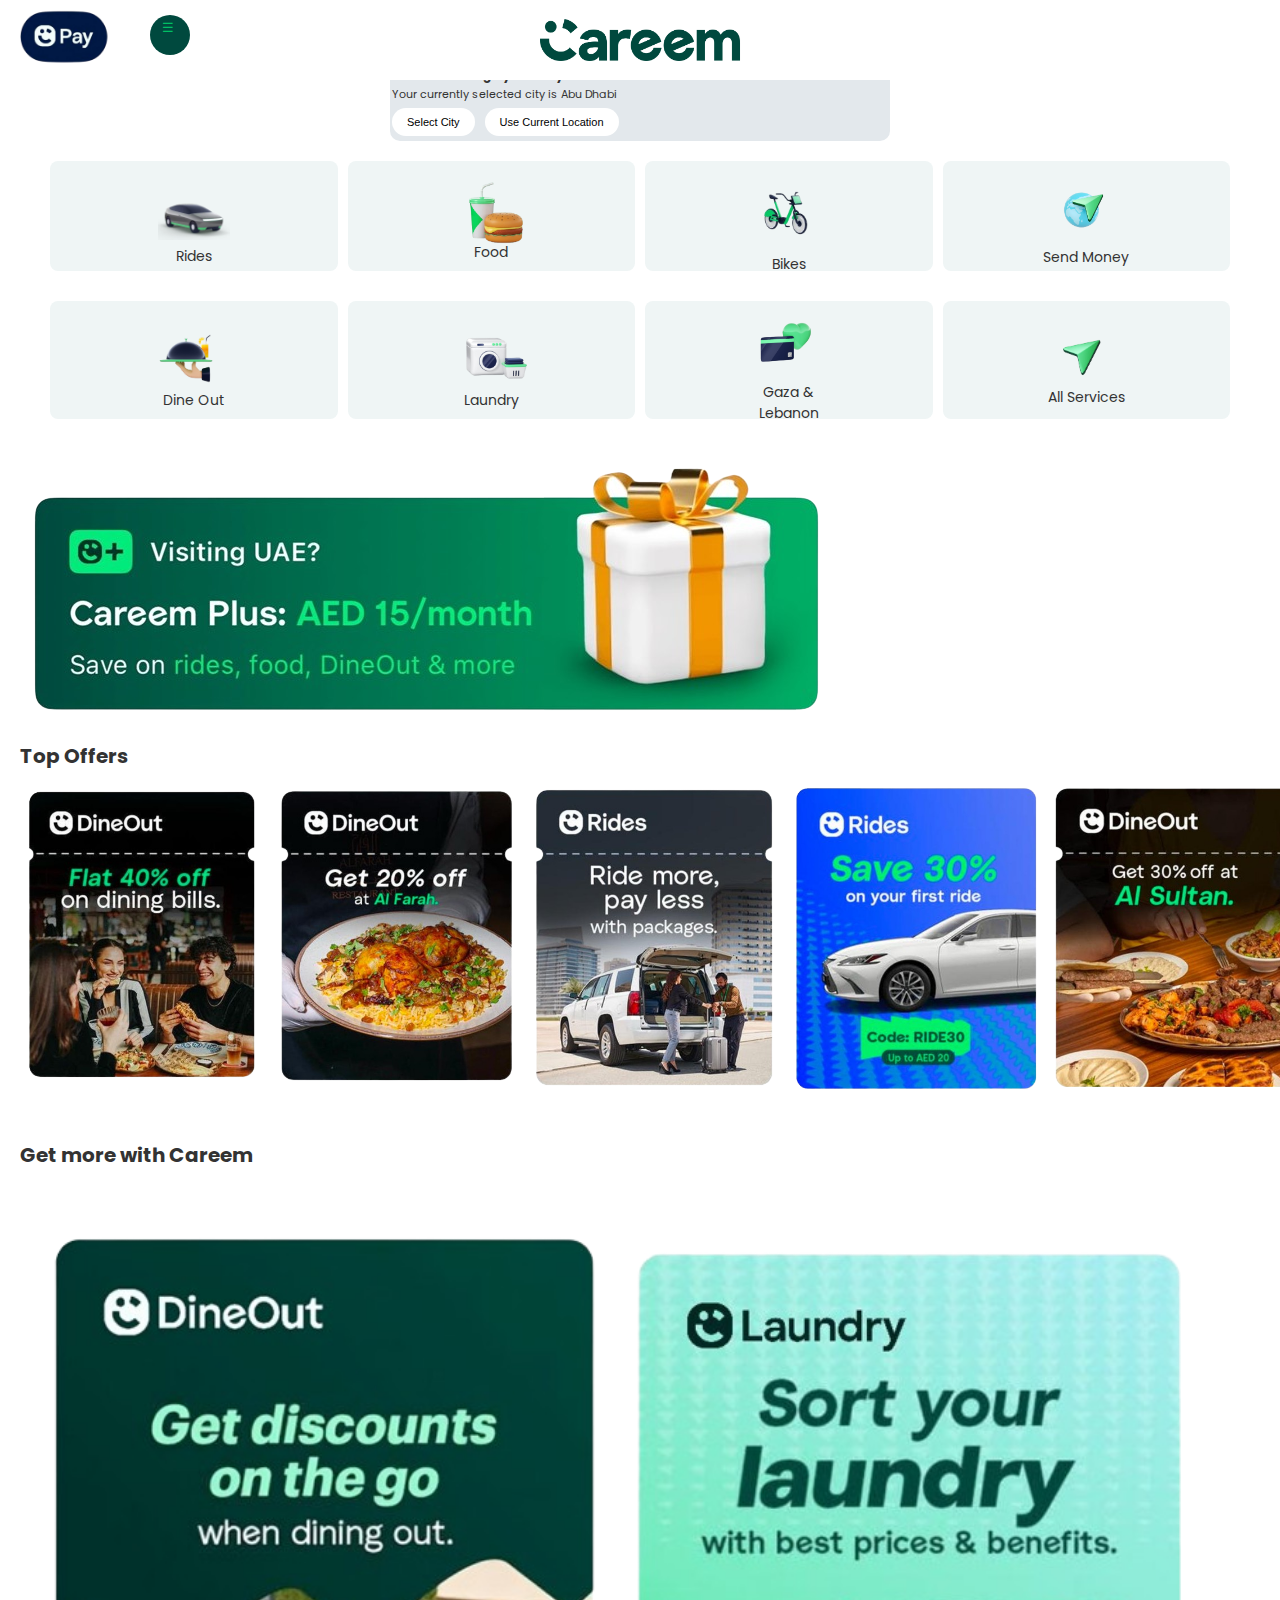
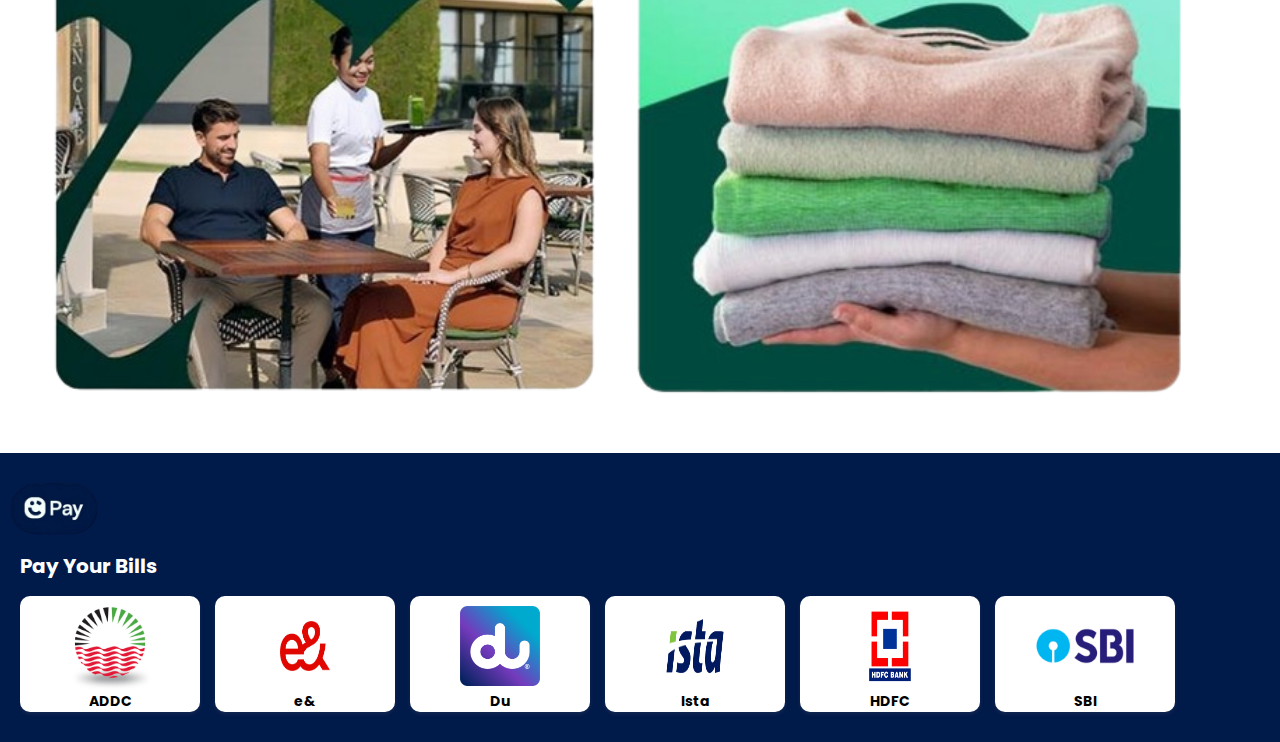
<file: index.html>
<!DOCTYPE html>
<html lang="en">
<head>
    <meta charset="UTF-8">
    <meta name="viewport" content="width=device-width, initial-scale=1.0">
    <title>Mobile Layout</title>
    <link rel="stylesheet" href="style.css">
</head>
<body>

    <div class="header">
        <img src="./image/pay.png" alt="Pay"onclick="window.location.href='pay.html'" class="pay-image">
        <img src="./image/logo.png" alt="Logo" class="logo">
        <div class="hamburger-menu-container">
            <button class="hamburger-menu">&#9776;</button>
        </div>
    </div>

    <!-- Overlay for blur effect -->
    <div class="overlay" id="overlay"></div>

    <div class="nav-links-container" id="nav-links-container">
        <button id="close-menu" class="close-menu">&times;</button> <!-- Updated ID -->
        <ul class="nav-links">
            <li>
                <img src="./image/home-icon.png" alt="Home Icon" class="nav-icon">
                <a href="#home">Home</a>
            </li>
            <li>
                <img src="./image/help-icon.png" alt="Help Icon" class="nav-icon">
                <a href="#help">Help</a>
            </li>
            <li>
                <img src="./image/activities-icon.png" alt="Activities Icon" class="nav-icon">
                <a href="#activities">Activities</a>
            </li>
            <li>
                <img src="./image/profile-icon.png" alt="Profile Icon" class="nav-icon">
                <a href="#profile">Profile</a>
            </li>
        </ul>
    </div>
    
    <!-- City Change Section -->
    <div class="city-change-box">
        <p class="city-change-text">
            <strong>Need to change your city?</strong> <br>
            <span class="city-selected-text">Your currently selected city is Abu Dhabi</span>
        </p>
        <div class="city-buttons">
           <!-- In your main HTML -->
<button class="select-city-btn" onclick="window.location.href='select-city.html'">Select City</button>

            <button class="use-current-location-btn">Use Current Location</button>
        </div>
    </div>
    
    <!-- Services Section -->
    <div class="services-container">
        <div class="service-box" onclick="window.location.href='./Rides/rides.html'">
            <img src="./image/rides.avif" onclick="window.location.href='./Rides/rides.html'" alt="Rides" class="service-img rides-img"> Rides
        </div>        
        <div class="service-box" onclick="window.location.href='./food/food.html'">
            <img src="./image/food.png" onclick="window.location.href='./food/food.html'" alt="Food" class="service-img food-img"> Food
        </div>
        <div class="service-box">
            <img src="./image/bike.png" alt="Bills & Recharges" class="service-img bike-img"> Bikes
        </div>
        <div class="service-box">
            <img src="./image/send_money.png" alt="Send Money" class="service-img send-money-img"> Send Money
        </div>
        <div class="service-box">
            <img src="./image/dine_out.png" alt="Dine Out" class="service-img dine-out-img"> Dine Out
        </div>
        <div class="service-box">
            <img src="./image/home_cleaning.png" alt="Home Cleaning" class="service-img home-cleaning-img"> Laundry
        </div>
        <div class="service-box">
            <img src="./image/gaza_lebanon.png" alt="Gaza & Lebanon" class="service-img gaza-lebanon-img"> Gaza & <br> Lebanon
        </div>
        <div class="service-box">
            <img src="./image/all_services.png" alt="All Services" class="service-img all-services-img"> All Services
        </div>
    </div>
    
    <!-- Offers Section -->
    <div class="offers-container">
        <img src="./image/offers.png" alt="Offers" class="offers-img">
    </div>

    <div class="top-offers-section">
        <h2 class="top-offers-title">Top Offers</h2>
        <div class="top-offers-container">
            <div class="offer-card">
                <img src="./image/al-farah.png" alt="20% off at Al Farah" class="offer-image">
            </div>
            <div class="offer-card">
                <img src="./image/kunal-kapur.png" alt="10% off at Kunal Kapur" class="offer-image">
            </div>
            <div class="offer-card">
                <img src="./image/ride-more.png" alt="Ride More, Pay Less" class="offer-image">
            </div>
            <div class="offer-card">
                <img src="./image/save-ride.png" alt="Save 30% on Ride" class="offer-image">
            </div>
            <div class="offer-card">
                <img src="./image/dineout.png" alt="Dineout Offer" class="offer-image">
            </div>
        </div>
    </div>
    
    <div class="get-more-section">
        <h2 class="get-more-title">Get more with Careem</h2>
        <div class="offer-images-container">
            <div class="offer-image-box">
                <img src="./image/dineoutoffers.png" alt="Dineout Offer" class="offer-img">
            </div>
            <div class="offer-image-box">
                <img src="./image/laundryoffer.png" alt="Laundry Offer" class="offer-img">
            </div>
        </div>
    </div>
    
    <section class="pay-section">
        <div class="pay-header">
            <img src="./image/pay.png" alt="Pay" class="pay-img">
            <h2 class="pay-title">Pay Your Bills</h2>
        </div>
        <div class="pay-cards-container">
            <div class="pay-card">
                <img src="./image/icon1.png" alt="Card 1" class="pay-card-img icon1-img">
                <p class="pay-card-text">ADDC</p>
            </div>
            <div class="pay-card">
                <img src="./image/icon2.png" alt="Card 2" class="pay-card-img icon2-img">
                <p class="pay-card-text">e&</p>
            </div>
            <div class="pay-card">
                <img src="./image/icon3.png" alt="Card 3" class="pay-card-img icon3-img">
                <p class="pay-card-text">Du</p>
            </div>
            <div class="pay-card">
                <img src="./image/icon4.png" alt="Card 4" class="pay-card-img icon4-img">
                <p class="pay-card-text">Ista</p>
            </div>
            <div class="pay-card">
                <img src="./image/icon5.png" alt="Card 5" class="pay-card-img icon5-img">
                <p class="pay-card-text">HDFC</p>
            </div>
            <div class="pay-card">
                <img src="./image/icon6.webp" alt="Card 6" class="pay-card-img icon6-img">
                <p class="pay-card-text">SBI</p>
            </div>
        </div>
    </section>
    <script src="script.js"></script>
</body>
</html>
</file>
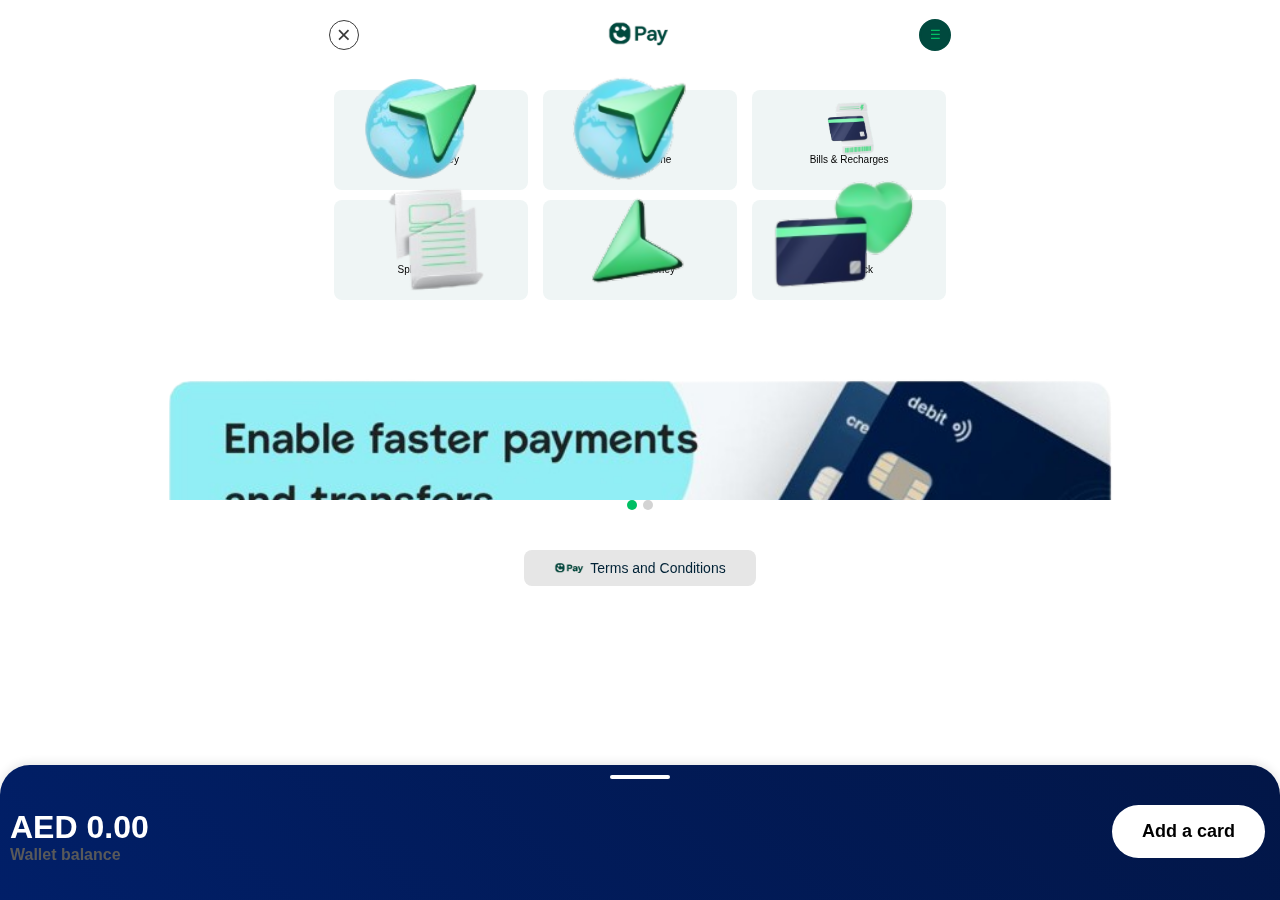
<file: pay.html>
<!DOCTYPE html>
<html lang="en">
<head>
    <meta charset="UTF-8">
    <meta name="viewport" content="width=device-width, initial-scale=1.0">
    <title>Pay</title>
    <link rel="stylesheet" href="pay.css">
</head>
<body>
    <div id="pay-container" class="pay-container">
        <div id="background-overlay" class="background-overlay">
            <div class="header">
                <!-- Close Button -->
                <div class="close-btn-container">
                    <button class="close-btn" onclick="window.location.href='index.html'">&times;</button>
                </div>
                <!-- Logo in the Center -->
                <img src="./pay-images/pay.png" alt="Logo" class="logo">
                <!-- Hamburger Menu with Circle -->
                <div class="hamburger-menu-container">
                    <button class="hamburger-menu">&#9776;</button>
                </div>
            </div>
            <div class="overlay" id="overlay"></div>

            <!-- Hamburger Menu Content -->
            <div class="nav-links-container" id="nav-links-container">
                <button id="close-menu" class="close-menu">&times;</button>
                <ul class="nav-links">
                    <li><img src="../image/home-icon.png" alt="Home Icon" class="nav-icon"><a href="#home">Home</a></li>
                    <li><img src="../image/help-icon.png" alt="Help Icon" class="nav-icon"><a href="#help">Help</a></li>
                    <li><img src="../image/activities-icon.png" alt="Activities Icon" class="nav-icon"><a href="#activities">Activities</a></li>
                    <li><img src="../image/profile-icon.png" alt="Profile Icon" class="nav-icon"><a href="#profile">Profile</a></li>
                </ul>
            </div>

            <!-- Boxes Container -->
            <div class="boxes-container">
                <div class="box">
                    <img src="icons/image-1.png" alt="Image 1" class="box-img">
                    <p class="box-text">Send Money</p>
                </div>
                <div class="box">
                    <img src="icons/image-2.png" alt="Image 2" class="box-img">
                    <p class="box-text">Pay Someone</p>
                </div>
                <div class="box">
                    <img src="icons/image-3.png" alt="Image 3" class="box-img-small">
                    <p class="box-text">Bills & Recharges</p>
                </div>
                <div class="box">
                    <img src="icons/image-4.png" alt="Image 4" class="box-img">
                    <p class="box-text">Split Payments</p>
                </div>
                <div class="box">
                    <img src="icons/image-5.png" alt="Image 5" class="box-img">
                    <p class="box-text">Request Money</p>
                </div>
                <div class="box">
                    <img src="icons/image-6.png" alt="Image 6" class="box-img">
                    <p class="box-text">Right Click</p>
                </div>
            </div>
        </div>
        
        <!-- Stacked Images Section -->
        <div class="stacked-images-container">
            <img src="pay-images/slide-1.png" alt="Image 1" class="stacked-image" id="image-1">
            <img src="pay-images/slide-2.png" alt="Image 2" class="stacked-image hide" id="image-2">
        </div>
        <div class="progress-bar">
            <div class="dot active" id="dot-1"></div>
            <div class="dot" id="dot-2"></div>
        </div>
        <div class="terms-button-container">
            <img src="pay-images/pay-logo.png" alt="Pay Icon" class="terms-icon">
            <span class="terms-text">Terms and Conditions</span>
        </div>
        
        <div class="bottom-slider" id="slider">
            <!-- Content inside the slider -->
            <div class="slider-content">
                <div class="handler"></div>
                <div class="wallet-info">
                    <span class="balance">AED 0.00</span>
                    <span class="wallet-label">Wallet balance</span>
                </div>
                <button class="add-card-btn">Add a card</button>
            </div>
        </div>
      
    </div>
    <!-- Terms and Conditions Button -->



    <script src="pay.js"></script>
</body>
</html>
</file>
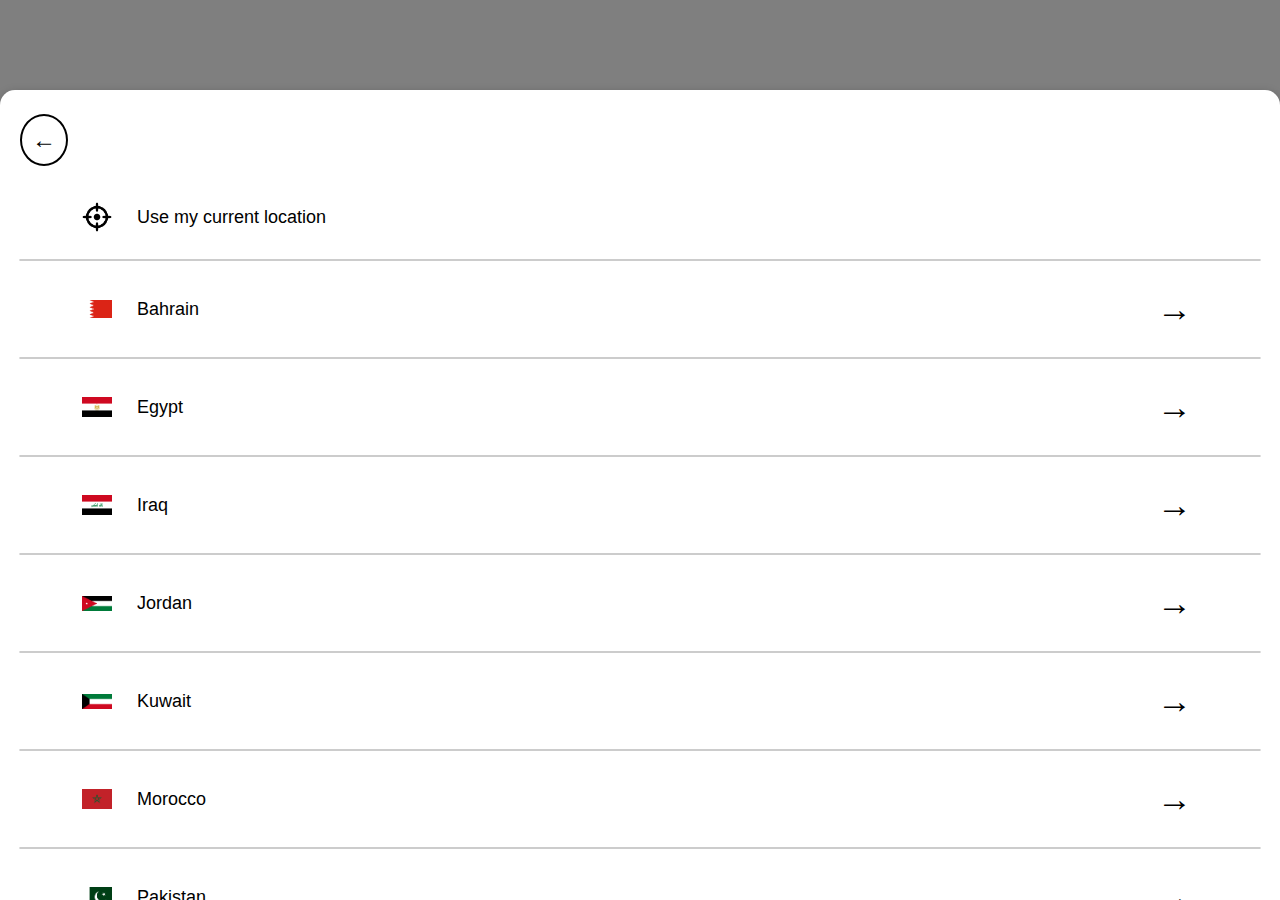
<file: select-city.html>
<!DOCTYPE html>
<html lang="en">
<head>
    <meta charset="UTF-8">
    <meta name="viewport" content="width=device-width, initial-scale=1.0">
    <title>Select City</title>
    <link rel="stylesheet" href="select-city.css">
</head>
<body>
    <!-- The overlay for the background blur effect -->
    <div class="overlay" id="overlay"></div>

    <!-- The select city screen that will slide up -->
    <div class="select-city-container" id="select-city-container">
        <div class="select-city-header">
            <button class="back-btn" id="back-btn">&larr;</button>
        </div>
        <div class="city-options">
            <!-- First option: Use my current location (without arrow) -->
            <div class="city-option">
                <img src="./icons/location-icon.png" alt="Location Icon" class="flag" />
                <span>Use my current location</span>
            </div>
            <hr />
            <!-- Other options with flags and arrows -->
            <div class="city-option">
                <img src="flags/bahrain.png" alt="Bahrain Flag" class="flag" />
                <span>Bahrain</span>
                <button class="arrow">&#8594;</button>
            </div>
            <hr />
            <div class="city-option">
                <img src="flags/egypt.png" alt="Egypt Flag" class="flag" />
                <span>Egypt</span>
                <button class="arrow">&#8594;</button>
            </div>
            <hr />
            <div class="city-option">
                <img src="flags/iraq.png" alt="Iraq Flag" class="flag" />
                <span>Iraq</span>
                <button class="arrow">&#8594;</button>
            </div>
            <hr />
            <div class="city-option">
                <img src="flags/jordan.png" alt="Jordan Flag" class="flag" />
                <span>Jordan</span>
                <button class="arrow">&#8594;</button>
            </div>
            <hr />
            <div class="city-option">
                <img src="flags/kuwait.png" alt="Kuwait Flag" class="flag" />
                <span>Kuwait</span>
                <button class="arrow">&#8594;</button>
            </div>
            <hr />
            <div class="city-option">
                <img src="flags/morocco.png" alt="Morocco Flag" class="flag" />
                <span>Morocco</span>
                <button class="arrow">&#8594;</button>
            </div>
            <hr />
            <div class="city-option">
                <img src="flags/pakistan.png" alt="Pakistan Flag" class="flag" />
                <span>Pakistan</span>
                <button class="arrow">&#8594;</button>
            </div>
            <hr />
            <div class="city-option">
                <img src="flags/saudi_arabia.png" alt="Saudi Arabia Flag" class="flag" />
                <span>Saudi Arabia</span>
                <button class="arrow">&#8594;</button>
            </div>
            <hr />
            <div class="city-option">
                <img src="flags/uae.png" alt="UAE Flag" class="flag" />
                <span class="uae-option">United Arab Emirates</span>
                <button class="arrow-uae">&#8594;</button>
            </div>
            <hr />
        </div>
    </div>

    <script src="select-city.js"></script>
</body>
</html>
</file>
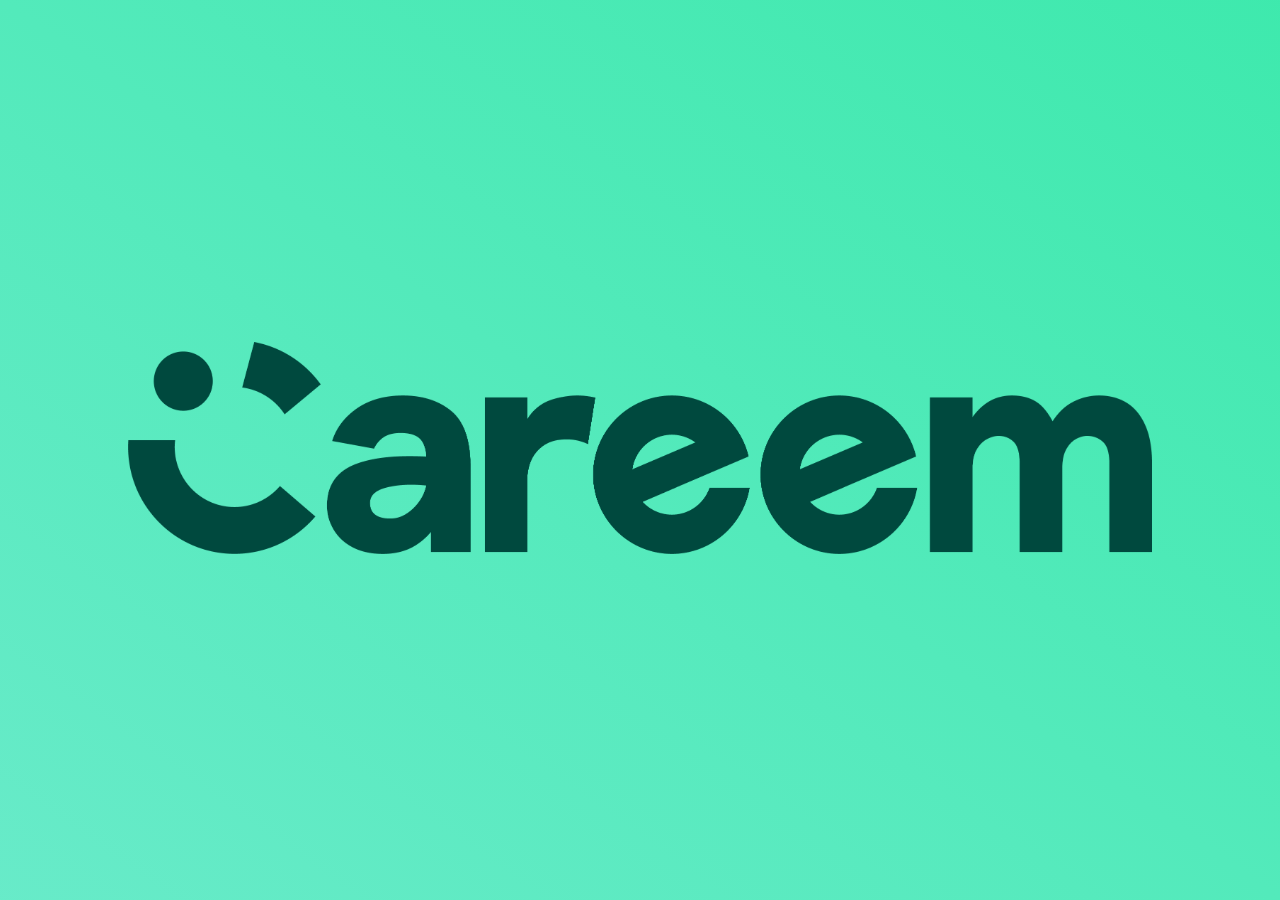
<file: splashscreen.html>
<!DOCTYPE html>
<html lang="en">
<head>
    <meta charset="UTF-8">
    <meta name="viewport" content="width=device-width, initial-scale=1.0">
    <title>Splash Screen</title>
    <style>
        body {
            margin: 0;
            padding: 0;
            display: flex;
            justify-content: center;
            align-items: center;
            height: 100vh;
            overflow: hidden;
            font-family: Arial, sans-serif;
            background: linear-gradient(to bottom left, #00E784, #A6EDF2);
            background-size: 400% 400%; /* Expand for smooth animation */
            animation: gradient-animation 6s infinite; /* Loop animation */
        }

        @keyframes gradient-animation {
            0% {
                background-position: top right;
            }
            50% {
                background-position: bottom left;
            }
            100% {
                background-position: top right;
            }
        }

        .splash-content {
            text-align: center;
            animation: fade-in 3s;
        }

        .logo {
            width: 80%; /* Adjust the size as needed */
        }

        @keyframes fade-in {
            from { opacity: 0; }
            to { opacity: 1; }
        }

        @keyframes bounce {
            0%, 100% {
                transform: translateY(0);
            }
            50% {
                transform: translateY(-10px);
            }
        }

        .loading-text {
            margin-top: 20px;
            color: white;
            font-size: 18px;
        }
    </style>
</head>
<body>
    <div class="splash-content">
        <img src="./image/logo.png" alt="Logo" class="logo">
    </div>
    <script>
        // Function to handle redirection
        function redirectToIndex() {
            setTimeout(() => {
                window.location.href = 'index.html';
            }, 3000); // Small delay for a smoother transition
        }

        // Check if the splash screen was already shown
        if (localStorage.getItem('splashShown')) {
            redirectToIndex(); // Redirect immediately with a short delay
        } else {
            // Show splash screen for 3 seconds the first time
            localStorage.setItem('splashShown', true);
            setTimeout(() => {
                redirectToIndex();
            }, 50000);
        }
    </script>
</body>
</html>
</file>
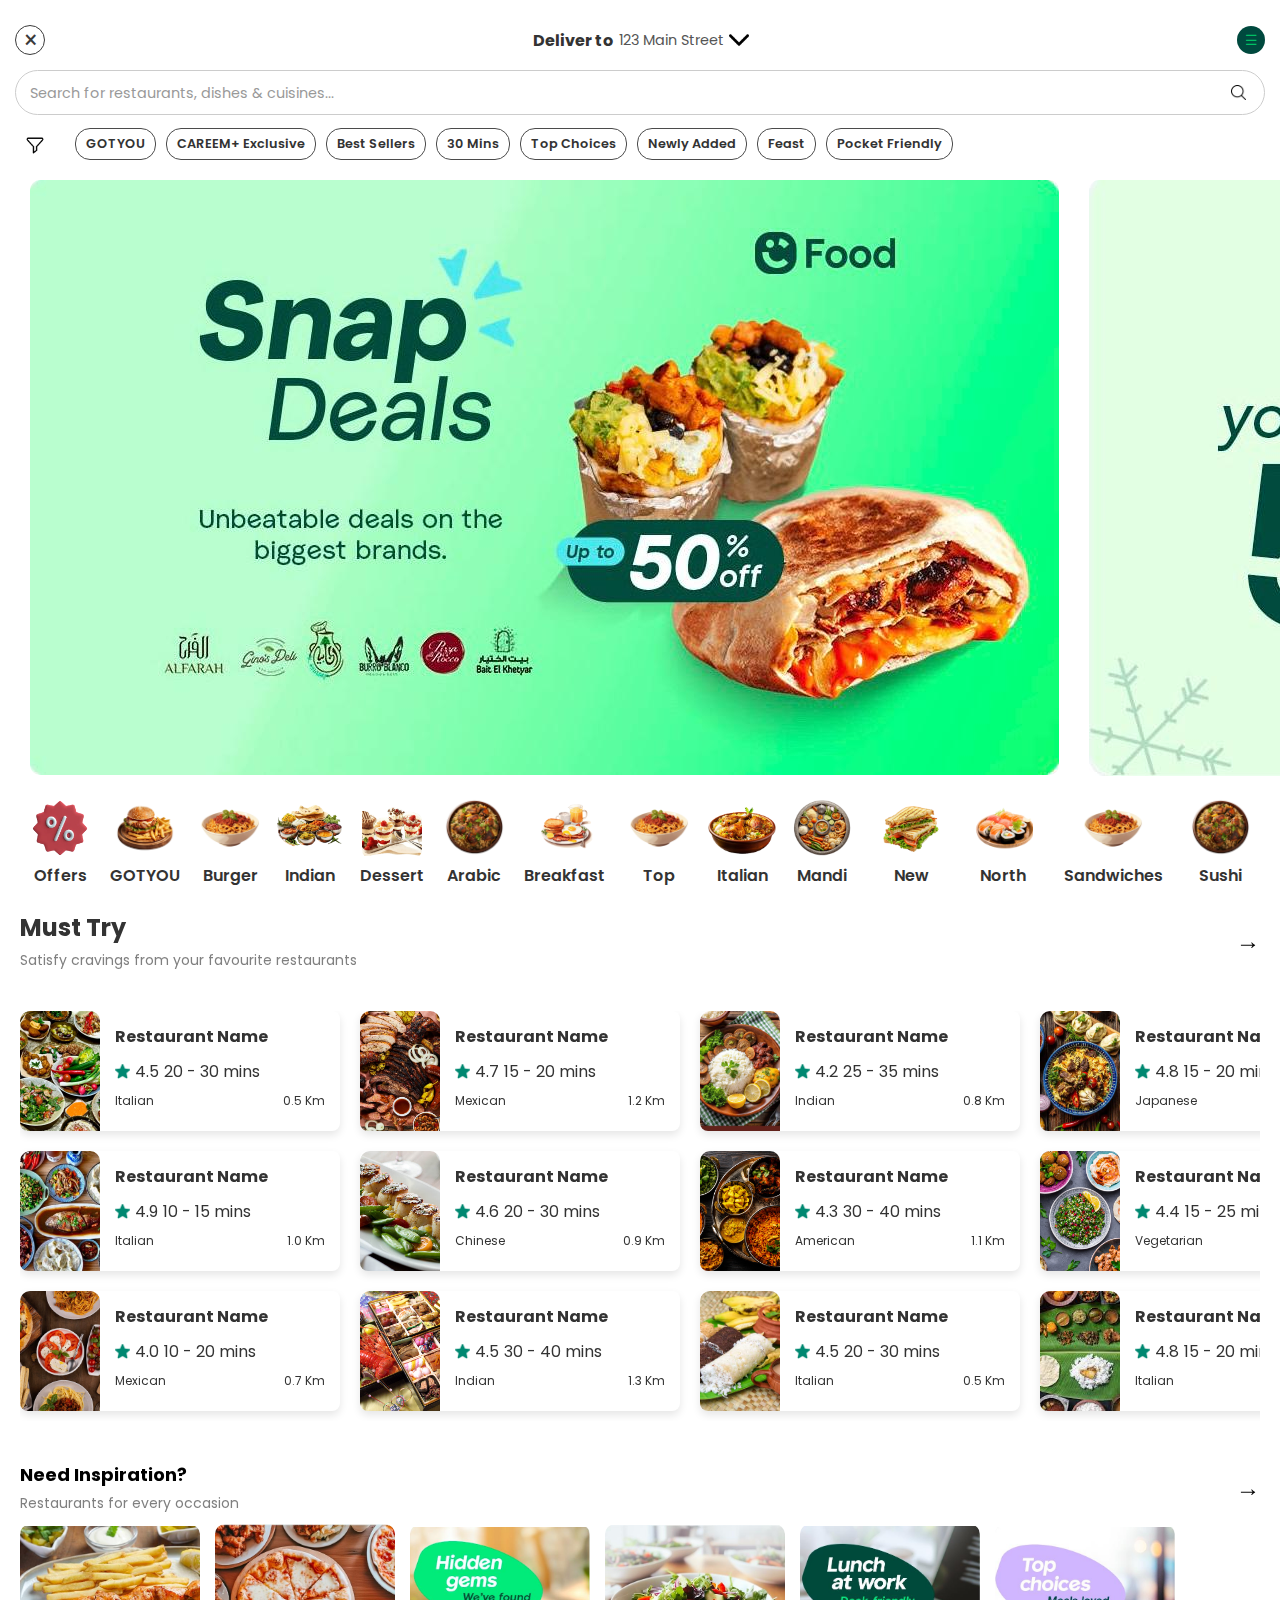
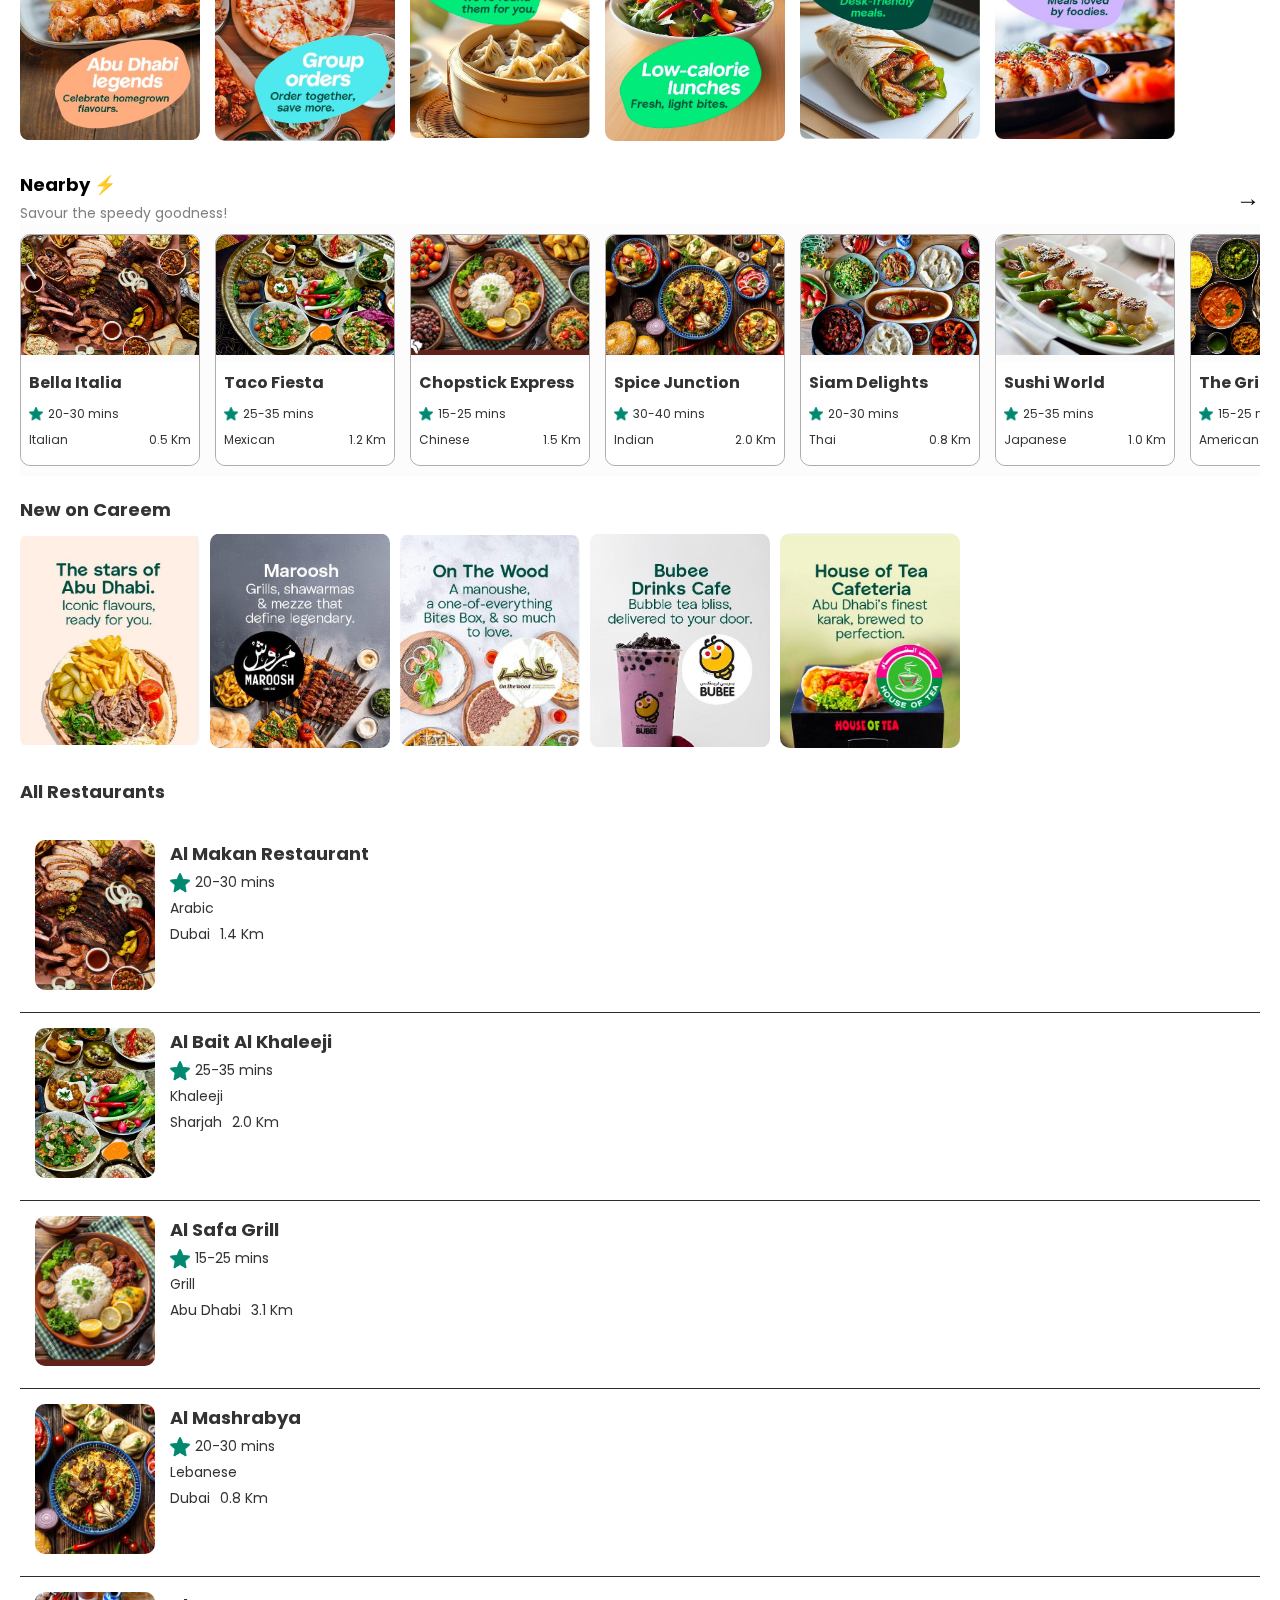
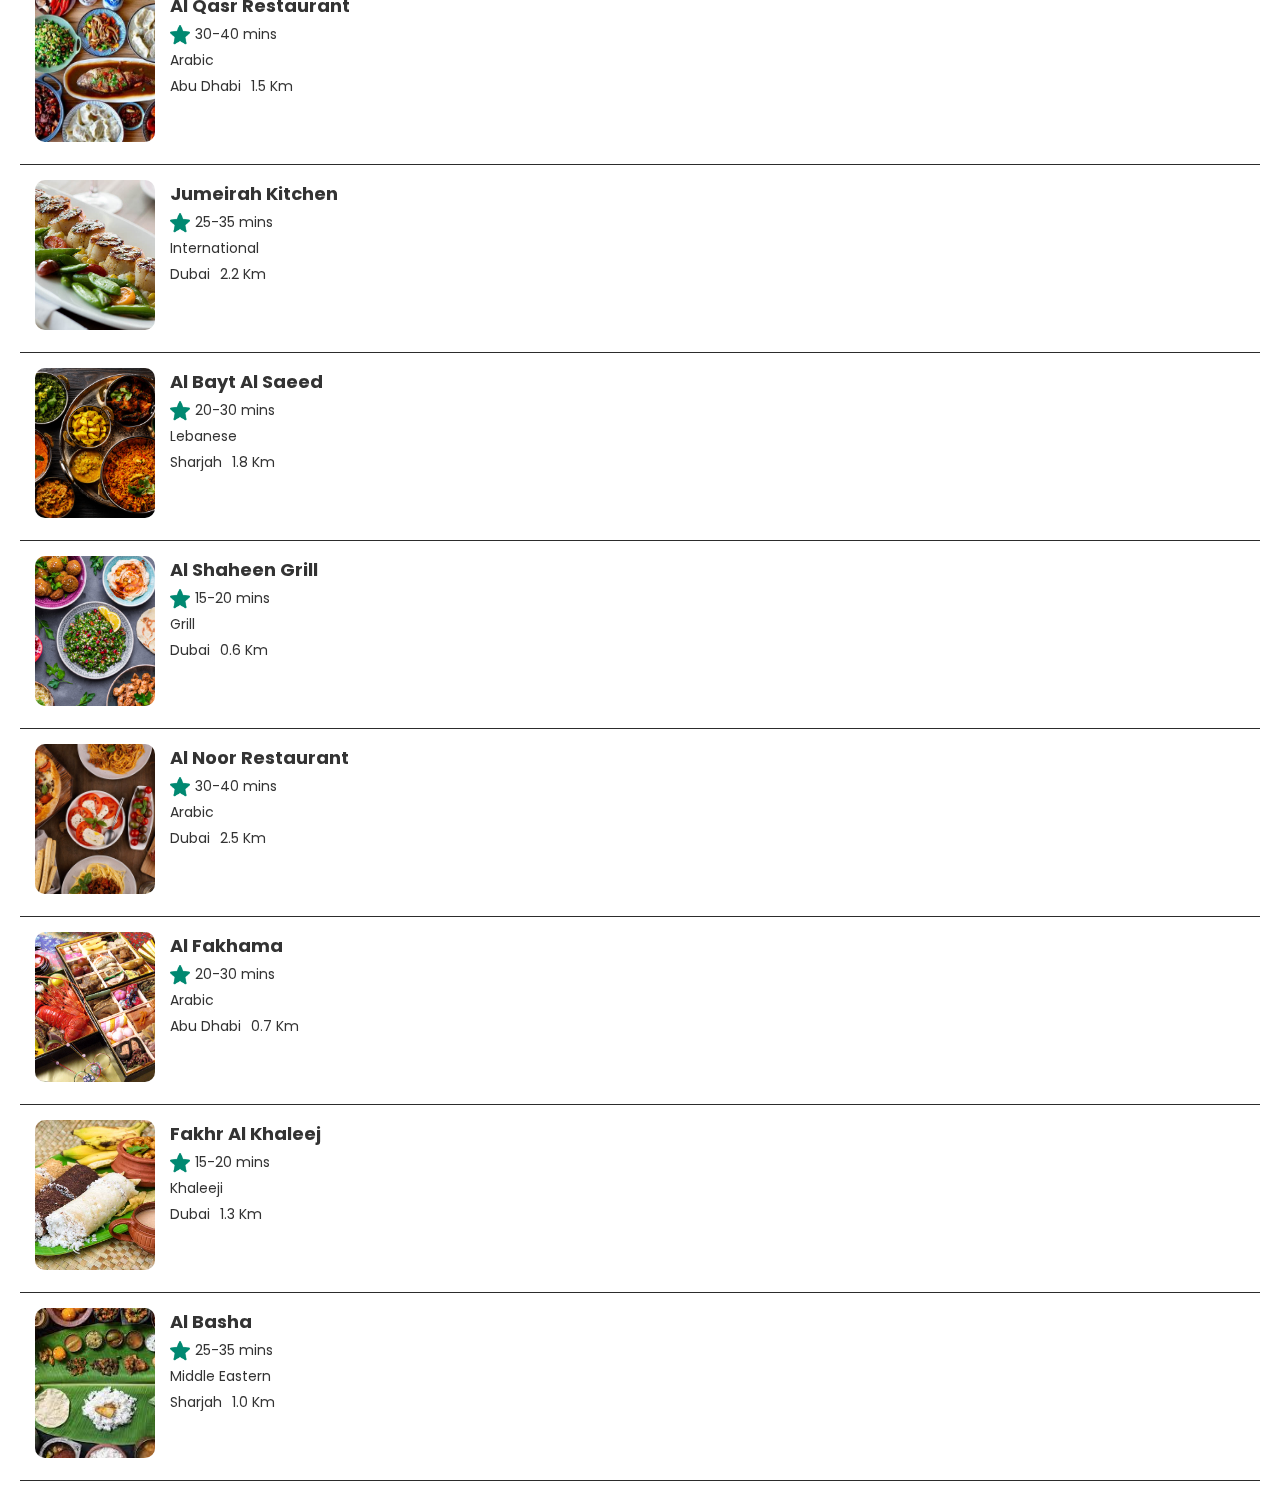
<file: food/food.html>
<!DOCTYPE html>
<html lang="en">
<head>
    <meta charset="UTF-8">
    <meta name="viewport" content="width=device-width, initial-scale=1.0">
    <title>Mobile Deliver Page</title>
    <link rel="stylesheet" href="food.css">
</head>
<body>
    <!-- Header -->
    <div class="header">
        <!-- Close Button -->
        <div class="close-btn-container">
            <button class="close-btn" onclick="window.location.href='../index.html'">&times;</button>
        </div>

        <!-- Deliver Section -->
        <div class="deliver-container">
            <span class="deliver-text">Deliver to</span>
            <span class="address">123 Main Street</span>
            <img src="../Rides/Images/dropdown.png" alt="Dropdown Icon" class="dropdown-icon">
        </div>

        <!-- Hamburger Menu -->
        <div class="hamburger-menu-container">
            <button class="hamburger-menu">☰</button>
        </div>
    </div>

    <!-- Overlay for Hamburger Menu -->
    <div class="overlay" id="overlay"></div>

    <!-- Hamburger Menu Content -->
    <div class="nav-links-container" id="nav-links-container">
        <button id="close-menu" class="close-menu">&times;</button>
        <ul class="nav-links">
            <li><img src="../image/home-icon.png" alt="Home Icon" class="nav-icon"><a href="#home">Home</a></li>
            <li><img src="../image/help-icon.png" alt="Help Icon" class="nav-icon"><a href="#help">Help</a></li>
            <li><img src="../image/activities-icon.png" alt="Activities Icon" class="nav-icon"><a href="#activities">Activities</a></li>
            <li><img src="../image/profile-icon.png" alt="Profile Icon" class="nav-icon"><a href="#profile">Profile</a></li>
        </ul>
    </div>
    
    <div class="search-bar-backdrop"></div> <!-- Backdrop container -->
    <div class="search-bar-container">
        <input type="text" class="search-bar" placeholder="Search for restaurants, dishes & cuisines..." />
        <img src="../icons/search-icon.png" alt="Search Icon" class="search-icon" />
    </div>
    
    
    <div class="filters-container">
        <!-- Filter Icon -->
        <div class="filter-icon-container">
            <div class="filter-icon">
                <img src="../icons/filter.png" alt="Filter Icon">
            </div>
        </div>
    
        <!-- Filter Buttons -->
        <div class="filter-buttons">
            <button class="filter-btn">GOTYOU</button>
            <button class="filter-btn">CAREEM+ Exclusive</button>
            <button class="filter-btn">Best Sellers</button>
            <button class="filter-btn">30 Mins</button>
            <button class="filter-btn">Top Choices</button>
            <button class="filter-btn">Newly Added</button>
            <button class="filter-btn">Feast</button>
            <button class="filter-btn">Pocket Friendly</button>
        </div>
    </div>
    <!-- Image Slider Section -->
<div class="image-slider-container">
    <div class="image-slider">
        <img src="./Images/slider-1.jpg" alt="Image 1" class="slider-image">
        <img src="./Images/slider-2.jpg" alt="Image 2" class="slider-image">
        <img src="./Images/slider-3.jpg" alt="Image 3" class="slider-image">
        <img src="./Images/slider-4.jpg" alt="Image 4" class="slider-image">
        <img src="./Images/slider-5.jpg" alt="Image 5" class="slider-image">
        <img src="./Images/slider-6.jpg" alt="Image 6" class="slider-image">
        <img src="./Images/slider-7.jpg" alt="Image 5" class="slider-image">
        <img src="./Images/slider-8.jpg" alt="Image 6" class="slider-image">
    </div>
    <div class="icon-row">
        <div class="icon-container">
            <img src="./food-images/offers.png" alt="Offers" class="icon-image">
            <p class="icon-label">Offers</p>
        </div>
        <div class="icon-container">
            <img src="./food-images/burger.png" alt="GOTYOU" class="icon-image">
            <p class="icon-label">GOTYOU</p>
        </div>
        <div class="icon-container">
            <img src="./food-images/italian.png" alt="Burger" class="icon-image">
            <p class="icon-label">Burger</p>
        </div>
        <div class="icon-container">
            <img src="./food-images/indian.png" alt="Indian" class="icon-image">
            <p class="icon-label">Indian</p>
        </div>
        <div class="icon-container">
            <img src="./food-images/dessert.png" alt="Dessert" class="icon-image">
            <p class="icon-label">Dessert</p>
        </div>
        <div class="icon-container">
            <img src="./food-images/arabic.png" alt="Arabic" class="icon-image">
            <p class="icon-label">Arabic</p>
        </div>
        <div class="icon-container">
            <img src="./food-images/breakfast.png" alt="Breakfast" class="icon-image">
            <p class="icon-label">Breakfast</p>
        </div>
        <div class="icon-container">
            <img src="./food-images/italian.png" alt="Top Choices" class="icon-image">
            <p class="icon-label">Top Choices</p>
        </div>
        <div class="icon-container">
            <img src="./food-images/mandi.png" alt="Italian" class="icon-image">
            <p class="icon-label">Italian</p>
        </div>
        <div class="icon-container">
            <img src="./food-images/north-indian.png" alt="Mandi" class="icon-image">
            <p class="icon-label">Mandi</p>
        </div>
        <div class="icon-container">
            <img src="./food-images/sandwhiches.png" alt="New Additions" class="icon-image">
            <p class="icon-label">New Additions</p>
        </div>
        <div class="icon-container">
            <img src="./food-images/sushi.png" alt="North Indian" class="icon-image">
            <p class="icon-label">North Indian</p>
        </div>
        <div class="icon-container">
            <img src="./food-images/italian.png" alt="Sandwiches & Wraps" class="icon-image">
            <p class="icon-label">Sandwiches & Wraps</p>
        </div>
        <div class="icon-container">
            <img src="./food-images/arabic.png" alt="Sushi" class="icon-image">
            <p class="icon-label">Sushi</p>
        </div>
    </div>
    
    <div class="icon-row">
        <div class="icon-container">
            <img src="./food-images/dessert.png" alt="Member Mondays" class="icon-image">
            <p class="icon-label">Member Mondays</p>
        </div>
        <div class="icon-container">
            <img src="./food-images/north-indian.png" alt="Asian" class="icon-image">
            <p class="icon-label">Asian</p>
        </div>
        <div class="icon-container">
            <img src="./food-images/sushi.png" alt="Healthy" class="icon-image">
            <p class="icon-label">Healthy</p>
        </div>
        <div class="icon-container">
            <img src="./food-images/breakfast.png" alt="Lebanese" class="icon-image">
            <p class="icon-label">Lebanese</p>
        </div>
        <div class="icon-container">
            <img src="./food-images/mandi.png" alt="Pizza" class="icon-image">
            <p class="icon-label">Pizza</p>
        </div>
        <div class="icon-container">
            <img src="./food-images/arabic.png" alt="Biryani" class="icon-image">
            <p class="icon-label">Biryani</p>
        </div>
        <div class="icon-container">
            <img src="./food-images/burger.png" alt="Chicken & Wings" class="icon-image">
            <p class="icon-label">Chicken <br> &Wings</p>
        </div>
        <div class="icon-container">
            <img src="./food-images/offers.png" alt="Ice Cream" class="icon-image">
            <p class="icon-label">Ice Cream</p>
        </div>
        <div class="icon-container">
            <img src="./food-images/italian.png" alt="Manakish" class="icon-image">
            <p class="icon-label">Manakish</p>
        </div>
        <div class="icon-container">
            <img src="./food-images/indian.png" alt="Mexican" class="icon-image">
            <p class="icon-label">Mexican</p>
        </div>
        <div class="icon-container">
            <img src="./food-images/sandwhiches.png" alt="Noodles & Ramen" class="icon-image">
            <p class="icon-label">Noodles& Ramen</p>
        </div>
        <div class="icon-container">
            <img src="./food-images/breakfast.png" alt="Pancakes & Bagels" class="icon-image">
            <p class="icon-label">Pancakes & Bagels</p>
        </div>
        <div class="icon-container">
            <img src="./food-images/mandi.png" alt="Shawarma" class="icon-image">
            <p class="icon-label">Shawarma</p>
        </div>
        <div class="icon-container">
            <img src="./food-images/sushi.png" alt="Wellness Bowls" class="icon-image">
            <p class="icon-label">Wellness Bowls</p>
        </div>
    </div>
   
    <div class="ad-container">
        <img src="./food-images/ad.jpg" alt="Advertisement" class="ad-image">
    </div>
    <div class="popular-brands-section">
        <div class="popular-brands-text">
            Popular brands
        </div>
        
        <div class="brands-container">
            <img src="./brand-images/alfarah.jpeg" alt="Alfarah" class="brand-image">
            <img src="./brand-images/bek.png" alt="Bek" class="brand-image">
            <img src="./brand-images/blaban.jpeg" alt="Blaban" class="brand-image">
            <img src="./brand-images/jollibee.png" alt="Jollibee" class="brand-image">
            <img src="./brand-images/mc.png" alt="McDonald's" class="brand-image">
            <img src="./brand-images/ritaj.jpeg" alt="Ritaj" class="brand-image">
            <img src="./brand-images/tawouk.png" alt="Tawouk" class="brand-image">
            <img src="./brand-images/zz.jpg" alt="ZZ" class="brand-image">
        </div>
        </div>
</div>


<div class="text-container">
    <div class="text-left">
        <h2>Must Try</h2>
        <p>Satisfy cravings from your favourite restaurants</p>
    </div>
    <div class="arrow-container">
        <span class="arrow">&#8594;</span>
    </div>
</div>

<!-- Food Container Wrapper -->
<div class="food-container">
    <!-- Container 1 -->
    <div class="food-item">
        <div class="food-image">
            <img src="./cuisine-images/arabic.jpg" alt="Food Image">
        </div>
        <div class="food-details">
            <h3>Restaurant Name</h3>
            <div class="rating-duration">
                <div class="rating">
                    <img src="./Images/star.png" alt="Star" class="rating-icon">
                    <p>4.5</p>
                </div>
                <p>20 - 30 mins</p>
            </div>
            <div class="cuisine-distance">
                <p>Italian</p> <p>0.5 Km</p>
            </div>
        </div>
    </div>

    <!-- Container 2 -->
    <div class="food-item">
        <div class="food-image">
            <img src="./cuisine-images/american.jpg" alt="Food Image">
        </div>
        <div class="food-details">
            <h3>Restaurant Name</h3>
            <div class="rating-duration">
                <div class="rating">
                    <img src="./Images/star.png" alt="Star" class="rating-icon">
                    <p>4.7</p>
                </div>
                <p>15 - 20 mins</p>
            </div>
            <div class="cuisine-distance">
                <p>Mexican</p> <p>1.2 Km</p>
            </div>
        </div>
    </div>

    <!-- Container 3 -->
    <div class="food-item">
        <div class="food-image">
            <img src="./cuisine-images/brazil.jpg" alt="Food Image">
        </div>
        <div class="food-details">
            <h3>Restaurant Name</h3>
            <div class="rating-duration">
                <div class="rating">
                    <img src="./Images/star.png" alt="Star" class="rating-icon">
                    <p>4.2</p>
                </div>
                <p>25 - 35 mins</p>
            </div>
            <div class="cuisine-distance">
                <p>Indian</p> <p>0.8 Km</p>
            </div>
        </div>
    </div>

    <!-- Container 4 -->
    <div class="food-item">
        <div class="food-image">
            <img src="./cuisine-images/canada.jpg" alt="Food Image">
        </div>
        <div class="food-details">
            <h3>Restaurant Name </h3>
            <div class="rating-duration">
                <div class="rating">
                    <img src="./Images/star.png" alt="Star" class="rating-icon">
                    <p>4.8</p>
                </div>
                <p>15 - 20 mins</p>
            </div>
            <div class="cuisine-distance">
                <p>Japanese</p> <p>0.3 Km</p>
            </div>
        </div>
    </div>

    <!-- Container 5 -->
    <div class="food-item">
        <div class="food-image">
            <img src="./cuisine-images/chinese.jpg" alt="Food Image">
        </div>
        <div class="food-details">
            <h3>Restaurant Name</h3>
            <div class="rating-duration">
                <div class="rating">
                    <img src="./Images/star.png" alt="Star" class="rating-icon">
                    <p>4.9</p>
                </div>
                <p>10 - 15 mins</p>
            </div>
            <div class="cuisine-distance">
                <p>Italian</p> <p>1.0 Km</p>
            </div>
        </div>
    </div>

    <!-- Container 6 -->
    <div class="food-item">
        <div class="food-image">
            <img src="./cuisine-images/french.jpg" alt="Food Image">
        </div>
        <div class="food-details">
            <h3>Restaurant Name</h3>
            <div class="rating-duration">
                <div class="rating">
                    <img src="./Images/star.png" alt="Star" class="rating-icon">
                    <p>4.6</p>
                </div>
                <p>20 - 30 mins</p>
            </div>
            <div class="cuisine-distance">
                <p>Chinese</p> <p>0.9 Km</p>
            </div>
        </div>
    </div>

    <!-- Container 7 -->
    <div class="food-item">
        <div class="food-image">
            <img src="./cuisine-images/indian.jpg" alt="Food Image">
        </div>
        <div class="food-details">
            <h3>Restaurant Name</h3>
            <div class="rating-duration">
                <div class="rating">
                    <img src="./Images/star.png" alt="Star" class="rating-icon">
                    <p>4.3</p>
                </div>
                <p>30 - 40 mins</p>
            </div>
            <div class="cuisine-distance">
                <p>American</p> <p>1.1 Km</p>
            </div>
        </div>
    </div>

    <!-- Container 8 -->
    <div class="food-item">
        <div class="food-image">
            <img src="./cuisine-images/islamic.jpg" alt="Food Image">
        </div>
        <div class="food-details">
            <h3>Restaurant Name</h3>
            <div class="rating-duration">
                <div class="rating">
                    <img src="./Images/star.png" alt="Star" class="rating-icon">
                    <p>4.4</p>
                </div>
                <p>15 - 25 mins</p>
            </div>
            <div class="cuisine-distance">
                <p>Vegetarian</p> <p>0.6 Km</p>
            </div>
        </div>
    </div>

    <!-- Container 9 -->
    <div class="food-item">
        <div class="food-image">
            <img src="./cuisine-images/italian.jpg" alt="Food Image">
        </div>
        <div class="food-details">
            <h3>Restaurant Name</h3>
            <div class="rating-duration">
                <div class="rating">
                    <img src="./Images/star.png" alt="Star" class="rating-icon">
                    <p>4.0</p>
                </div>
                <p>10 - 20 mins</p>
            </div>
            <div class="cuisine-distance">
                <p>Mexican</p> <p>0.7 Km</p>
            </div>
        </div>
    </div>

    <!-- Container 10 -->
    <div class="food-item">
        <div class="food-image">
            <img src="./cuisine-images/japanese.jpg" alt="Food Image">
        </div>
        <div class="food-details">
            <h3>Restaurant Name</h3>
            <div class="rating-duration">
                <div class="rating">
                    <img src="./Images/star.png" alt="Star" class="rating-icon">
                    <p>4.5</p>
                </div>
                <p>30 - 40 mins</p>
            </div>
            <div class="cuisine-distance">
                <p>Indian</p> <p>1.3 Km</p>
            </div>
        </div>
    </div>

    <!-- Container 11 -->
    <div class="food-item">
        <div class="food-image">
            <img src="./cuisine-images/kerala.jpg" alt="Food Image">
        </div>
        <div class="food-details">
            <h3>Restaurant Name</h3>
            <div class="rating-duration">
                <div class="rating">
                    <img src="./Images/star.png" alt="Star" class="rating-icon">
                    <p>4.5</p>
                </div>
                <p>20 - 30 mins</p>
            </div>
            <div class="cuisine-distance">
                <p>Italian</p> <p>0.5 Km</p>
            </div>
        </div>
    </div>

    <!-- Container 12 -->
    <div class="food-item">
        <div class="food-image">
            <img src="./cuisine-images/tamil.jpeg" alt="Food Image">
        </div>
        <div class="food-details">
            <h3>Restaurant Name</h3>
            <div class="rating-duration">
                <div class="rating">
                    <img src="./Images/star.png" alt="Star" class="rating-icon">
                    <p>4.8</p>
                </div>
                <p>15 - 20 mins</p>
            </div>
            <div class="cuisine-distance">
                <p>Italian</p> <p>1.2 Km</p>
            </div>
        </div>
    </div>
    
</div>


<div class="inspiration-container">
    <div class="text-section">
        <p class="title">Need Inspiration?</p>
        <p class="subtitle">Restaurants for every occasion</p>
    </div>
    <div class="arrow-section">
        <span class="arrow">→</span>
    </div>
</div>
<div class="inspiration-images-container">
    <img src="./need-inspiration/abu-dhabi.jpg" alt="Abu Dhabi" class="inspiration-image">
    <img src="./need-inspiration/group-orders.jpg" alt="Group Orders" class="inspiration-image">
    <img src="./need-inspiration/hidden-gem.jpg" alt="Hidden Gem" class="inspiration-image">
    <img src="./need-inspiration/low-calorie.jpg" alt="Low Calorie" class="inspiration-image">
    <img src="./need-inspiration/lunch.jpg" alt="Lunch" class="inspiration-image">
    <img src="./need-inspiration/top-choices.jpg" alt="Top Choices" class="inspiration-image">
</div>
<div class="chu"></div>

<div class="inspiration-container">
    <div class="text-section">
        <p class="title">Nearby ⚡</p>
        <p class="subtitle">Savour the speedy goodness!</p>
    </div>
    <div class="arrow-section">
        <span class="arrow">→</span>
    </div>
</div>
<div class="restaurant-container">
    <div class="restaurant-box">
        <img src="./cuisine-images/american.jpg" alt="Food 1" class="food-image">
        <div class="restaurant-details">
            <h3 class="restaurant-name">Bella Italia</h3>
            <div class="rating-duration">
                <img src="./Images/star.png" alt="Star" class="star-icon">
                <span class="duration">20-30 mins</span>
            </div>
            <div class="cuisine-distance">
                <span class="cuisine">Italian</span>
                <span class="distance">0.5 Km</span>
            </div>
        </div>
    </div>

    <div class="restaurant-box">
        <img src="./cuisine-images/arabic.jpg" alt="Food 2" class="food-image">
        <div class="restaurant-details">
            <h3 class="restaurant-name">Taco Fiesta</h3>
            <div class="rating-duration">
                <img src="./Images/star.png" alt="Star" class="star-icon">
                <span class="duration">25-35 mins</span>
            </div>
            <div class="cuisine-distance">
                <span class="cuisine">Mexican</span>
                <span class="distance">1.2 Km</span>
            </div>
        </div>
    </div>

    <div class="restaurant-box">
        <img src="./cuisine-images/brazil.jpg" alt="Food 3" class="food-image">
        <div class="restaurant-details">
            <h3 class="restaurant-name">Chopstick Express</h3>
            <div class="rating-duration">
                <img src="./Images/star.png" alt="Star" class="star-icon">
                <span class="duration">15-25 mins</span>
            </div>
            <div class="cuisine-distance">
                <span class="cuisine">Chinese</span>
                <span class="distance">1.5 Km</span>
            </div>
        </div>
    </div>

    <div class="restaurant-box">
        <img src="./cuisine-images/canada.jpg" alt="Food 4" class="food-image">
        <div class="restaurant-details">
            <h3 class="restaurant-name">Spice Junction</h3>
            <div class="rating-duration">
                <img src="./Images/star.png" alt="Star" class="star-icon">
                <span class="duration">30-40 mins</span>
            </div>
            <div class="cuisine-distance">
                <span class="cuisine">Indian</span>
                <span class="distance">2.0 Km</span>
            </div>
        </div>
    </div>

    <div class="restaurant-box">
        <img src="./cuisine-images/chinese.jpg" alt="Food 5" class="food-image">
        <div class="restaurant-details">
            <h3 class="restaurant-name">Siam Delights</h3>
            <div class="rating-duration">
                <img src="./Images/star.png" alt="Star" class="star-icon">
                <span class="duration">20-30 mins</span>
            </div>
            <div class="cuisine-distance">
                <span class="cuisine">Thai</span>
                <span class="distance">0.8 Km</span>
            </div>
        </div>
    </div>

    <div class="restaurant-box">
        <img src="./cuisine-images/french.jpg" alt="Food 6" class="food-image">
        <div class="restaurant-details">
            <h3 class="restaurant-name">Sushi World</h3>
            <div class="rating-duration">
                <img src="./Images/star.png" alt="Star" class="star-icon">
                <span class="duration">25-35 mins</span>
            </div>
            <div class="cuisine-distance">
                <span class="cuisine">Japanese</span>
                <span class="distance">1.0 Km</span>
            </div>
        </div>
    </div>

    <div class="restaurant-box">
        <img src="./cuisine-images/indian.jpg" alt="Food 7" class="food-image">
        <div class="restaurant-details">
            <h3 class="restaurant-name">The Grill House</h3>
            <div class="rating-duration">
                <img src="./Images/star.png" alt="Star" class="star-icon">
                <span class="duration">15-25 mins</span>
            </div>
            <div class="cuisine-distance">
                <span class="cuisine">American</span>
                <span class="distance">0.3 Km</span>
            </div>
        </div>
    </div>

    <div class="restaurant-box">
        <img src="./cuisine-images/islamic.jpg" alt="Food 8" class="food-image">
        <div class="restaurant-details">
            <h3 class="restaurant-name">Bistro de Paris</h3>
            <div class="rating-duration">
                <img src="./Images/star.png" alt="Star" class="star-icon">
                <span class="duration">20-30 mins</span>
            </div>
            <div class="cuisine-distance">
                <span class="cuisine">French</span>
                <span class="distance">0.5 Km</span>
            </div>
        </div>
    </div>

    <div class="restaurant-box">
        <img src="./cuisine-images/italian.jpg" alt="Food 9" class="food-image">
        <div class="restaurant-details">
            <h3 class="restaurant-name">Pasta Kingdom</h3>
            <div class="rating-duration">
                <img src="./Images/star.png" alt="Star" class="star-icon">
                <span class="duration">10-20 mins</span>
            </div>
            <div class="cuisine-distance">
                <span class="cuisine">Italian</span>
                <span class="distance">1.0 Km</span>
            </div>
        </div>
    </div>

    <div class="restaurant-box">
        <img src="./cuisine-images/japanese.jpg" alt="Food 10" class="food-image">
        <div class="restaurant-details">
            <h3 class="restaurant-name">Curry Haven</h3>
            <div class="rating-duration">
                <img src="./Images/star.png" alt="Star" class="star-icon">
                <span class="duration">30-40 mins</span>
            </div>
            <div class="cuisine-distance">
                <span class="cuisine">Indian</span>
                <span class="distance">2.0 Km</span>
            </div>
        </div>
    </div>

    <div class="restaurant-box">
        <img src="./cuisine-images/kerala.jpg" alt="Food 11" class="food-image">
        <div class="restaurant-details">
            <h3 class="restaurant-name">Peking Express</h3>
            <div class="rating-duration">
                <img src="./Images/star.png" alt="Star" class="star-icon">
                <span class="duration">20-30 mins</span>
            </div>
            <div class="cuisine-distance">
                <span class="cuisine">Chinese</span>
                <span class="distance">0.8 Km</span>
            </div>
        </div>
    </div>

    <div class="restaurant-box">
        <img src="./cuisine-images/tamil.jpeg" alt="Food 12" class="food-image">
        <div class="restaurant-details">
            <h3 class="restaurant-name">Seafood Paradise</h3>
            <div class="rating-duration">
                <img src="./Images/star.png" alt="Star" class="star-icon">
                <span class="duration">25-35 mins</span>
            </div>
            <div class="cuisine-distance">
                <span class="cuisine">Seafood</span>
                <span class="distance">1.5 Km</span>
            </div>
        </div>
    </div>
</div>
<div class="new-on-careem-container">
    <h2 class="new-on-careem-title">New on Careem</h2>
    <div class="new-on-careem-images">
        <img src="./new-on-careem/stars.jpg" alt="Image 1" class="careem-image">
        <img src="./new-on-careem/maroosh.jpg" alt="Image 2" class="careem-image">
        <img src="./new-on-careem/wood.jpg" alt="Image 3" class="careem-image">
        <img src="./new-on-careem/tea.jpg" alt="Image 4" class="careem-image">
        <img src="./new-on-careem/house.jpg" alt="Image 5" class="careem-image">
    </div>
</div>
<div class="all-restaurants-section">
    <h2 class="all-restaurants-title">All Restaurants</h2>
</div>
<div class="r-restaurants-container">
    <div class="r-restaurant-box">
        <div class="r-restaurant-image-container">
            <img src="./cuisine-images/american.jpg" alt="Food 1" class="r-restaurant-image">
        </div>
        <div class="r-restaurant-details">
            <h3 class="r-restaurant-name">Al Makan Restaurant</h3>
            <div class="r-rating-duration">
                <img src="./Images/star.png" alt="Star" class="r-star-icon">
                <span class="r-duration">20-30 mins</span>
            </div>
            <div class="r-cuisine">Arabic</div>
            <div class="r-city-distance">
                <span class="r-city">Dubai</span>
                <span class="r-distance">1.4 Km</span>
            </div>
        </div>
    </div>
    <div class="r-restaurant-box">
        <div class="r-restaurant-image-container">
            <img src="./cuisine-images/arabic.jpg" alt="Food 2" class="r-restaurant-image">
        </div>
        <div class="r-restaurant-details">
            <h3 class="r-restaurant-name">Al Bait Al Khaleeji</h3>
            <div class="r-rating-duration">
                <img src="./Images/star.png" alt="Star" class="r-star-icon">
                <span class="r-duration">25-35 mins</span>
            </div>
            <div class="r-cuisine">Khaleeji</div>
            <div class="r-city-distance">
                <span class="r-city">Sharjah</span>
                <span class="r-distance">2.0 Km</span>
            </div>
        </div>
    </div>
    <div class="r-restaurant-box">
        <div class="r-restaurant-image-container">
            <img src="./cuisine-images/brazil.jpg" alt="Food 3" class="r-restaurant-image">
        </div>
        <div class="r-restaurant-details">
            <h3 class="r-restaurant-name">Al Safa Grill</h3>
            <div class="r-rating-duration">
                <img src="./Images/star.png" alt="Star" class="r-star-icon">
                <span class="r-duration">15-25 mins</span>
            </div>
            <div class="r-cuisine">Grill</div>
            <div class="r-city-distance">
                <span class="r-city">Abu Dhabi</span>
                <span class="r-distance">3.1 Km</span>
            </div>
        </div>
    </div>
    <div class="r-restaurant-box">
        <div class="r-restaurant-image-container">
            <img src="./cuisine-images/canada.jpg" alt="Food 4" class="r-restaurant-image">
        </div>
        <div class="r-restaurant-details">
            <h3 class="r-restaurant-name">Al Mashrabya</h3>
            <div class="r-rating-duration">
                <img src="./Images/star.png" alt="Star" class="r-star-icon">
                <span class="r-duration">20-30 mins</span>
            </div>
            <div class="r-cuisine">Lebanese</div>
            <div class="r-city-distance">
                <span class="r-city">Dubai</span>
                <span class="r-distance">0.8 Km</span>
            </div>
        </div>
    </div>
    <div class="r-restaurant-box">
        <div class="r-restaurant-image-container">
            <img src="./cuisine-images/chinese.jpg" alt="Food 5" class="r-restaurant-image">
        </div>
        <div class="r-restaurant-details">
            <h3 class="r-restaurant-name">Al Qasr Restaurant</h3>
            <div class="r-rating-duration">
                <img src="./Images/star.png" alt="Star" class="r-star-icon">
                <span class="r-duration">30-40 mins</span>
            </div>
            <div class="r-cuisine">Arabic</div>
            <div class="r-city-distance">
                <span class="r-city">Abu Dhabi</span>
                <span class="r-distance">1.5 Km</span>
            </div>
        </div>
    </div>
    <div class="r-restaurant-box">
        <div class="r-restaurant-image-container">
            <img src="./cuisine-images/french.jpg" alt="Food 6" class="r-restaurant-image">
        </div>
        <div class="r-restaurant-details">
            <h3 class="r-restaurant-name">Jumeirah Kitchen</h3>
            <div class="r-rating-duration">
                <img src="./Images/star.png" alt="Star" class="r-star-icon">
                <span class="r-duration">25-35 mins</span>
            </div>
            <div class="r-cuisine">International</div>
            <div class="r-city-distance">
                <span class="r-city">Dubai</span>
                <span class="r-distance">2.2 Km</span>
            </div>
        </div>
    </div>
    <div class="r-restaurant-box">
        <div class="r-restaurant-image-container">
            <img src="./cuisine-images/indian.jpg" alt="Food 7" class="r-restaurant-image">
        </div>
        <div class="r-restaurant-details">
            <h3 class="r-restaurant-name">Al Bayt Al Saeed</h3>
            <div class="r-rating-duration">
                <img src="./Images/star.png" alt="Star" class="r-star-icon">
                <span class="r-duration">20-30 mins</span>
            </div>
            <div class="r-cuisine">Lebanese</div>
            <div class="r-city-distance">
                <span class="r-city">Sharjah</span>
                <span class="r-distance">1.8 Km</span>
            </div>
        </div>
    </div>
    <div class="r-restaurant-box">
        <div class="r-restaurant-image-container">
            <img src="./cuisine-images/islamic.jpg" alt="Food 8" class="r-restaurant-image">
        </div>
        <div class="r-restaurant-details">
            <h3 class="r-restaurant-name">Al Shaheen Grill</h3>
            <div class="r-rating-duration">
                <img src="./Images/star.png" alt="Star" class="r-star-icon">
                <span class="r-duration">15-20 mins</span>
            </div>
            <div class="r-cuisine">Grill</div>
            <div class="r-city-distance">
                <span class="r-city">Dubai</span>
                <span class="r-distance">0.6 Km</span>
            </div>
        </div>
    </div>
    <div class="r-restaurant-box">
        <div class="r-restaurant-image-container">
            <img src="./cuisine-images/italian.jpg" alt="Food 9" class="r-restaurant-image">
        </div>
        <div class="r-restaurant-details">
            <h3 class="r-restaurant-name">Al Noor Restaurant</h3>
            <div class="r-rating-duration">
                <img src="./Images/star.png" alt="Star" class="r-star-icon">
                <span class="r-duration">30-40 mins</span>
            </div>
            <div class="r-cuisine">Arabic</div>
            <div class="r-city-distance">
                <span class="r-city">Dubai</span>
                <span class="r-distance">2.5 Km</span>
            </div>
        </div>
    </div>
    <div class="r-restaurant-box">
        <div class="r-restaurant-image-container">
            <img src="./cuisine-images/japanese.jpg" alt="Food 10" class="r-restaurant-image">
        </div>
        <div class="r-restaurant-details">
            <h3 class="r-restaurant-name">Al Fakhama</h3>
            <div class="r-rating-duration">
                <img src="./Images/star.png" alt="Star" class="r-star-icon">
                <span class="r-duration">20-30 mins</span>
            </div>
            <div class="r-cuisine">Arabic</div>
            <div class="r-city-distance">
                <span class="r-city">Abu Dhabi</span>
                <span class="r-distance">0.7 Km</span>
            </div>
        </div>
    </div>
    <div class="r-restaurant-box">
        <div class="r-restaurant-image-container">
            <img src="./cuisine-images/kerala.jpg" alt="Food 11" class="r-restaurant-image">
        </div>
        <div class="r-restaurant-details">
            <h3 class="r-restaurant-name">Fakhr Al Khaleej</h3>
            <div class="r-rating-duration">
                <img src="./Images/star.png" alt="Star" class="r-star-icon">
                <span class="r-duration">15-20 mins</span>
            </div>
            <div class="r-cuisine">Khaleeji</div>
            <div class="r-city-distance">
                <span class="r-city">Dubai</span>
                <span class="r-distance">1.3 Km</span>
            </div>
        </div>
    </div>
    <div class="r-restaurant-box">
        <div class="r-restaurant-image-container">
            <img src="./cuisine-images/tamil.jpeg" alt="Food 12" class="r-restaurant-image">
        </div>
        <div class="r-restaurant-details">
            <h3 class="r-restaurant-name">Al Basha</h3>
            <div class="r-rating-duration">
                <img src="./Images/star.png" alt="Star" class="r-star-icon">
                <span class="r-duration">25-35 mins</span>
            </div>
            <div class="r-cuisine">Middle Eastern</div>
            <div class="r-city-distance">
                <span class="r-city">Sharjah</span>
                <span class="r-distance">1.0 Km</span>
            </div>
        </div>
    </div>
</div>

    <script src="food.js"></script>
</body>
</html>
</file>
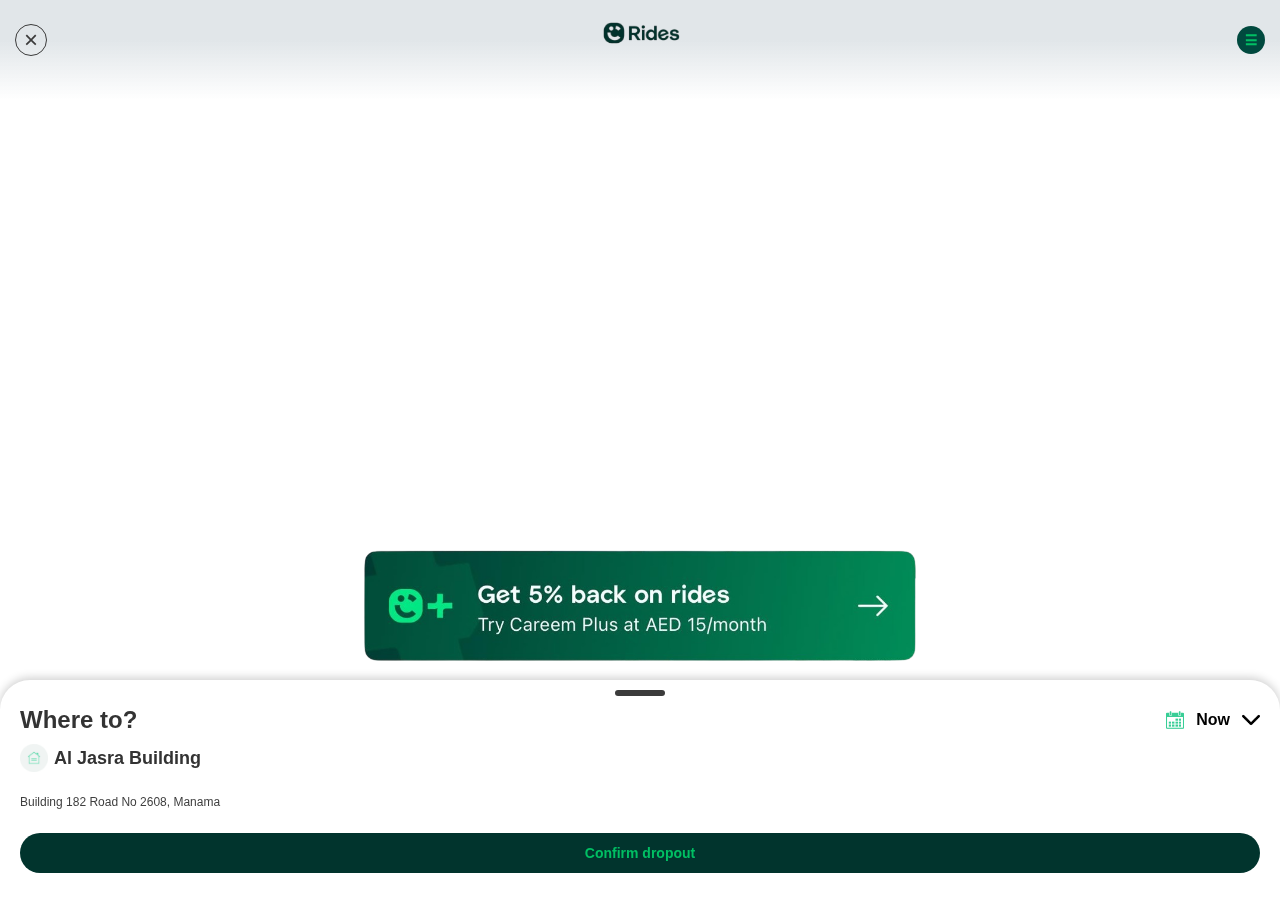
<file: Rides/rides.html>
<!DOCTYPE html>
<html lang="en">
<head>
    <meta charset="UTF-8">
    <meta name="viewport" content="width=device-width, initial-scale=1.0">
    <title>Rides</title>
    <link rel="stylesheet" href="rides.css">
</head>
<body>
    <div class="header">
        <div class="vignette"></div>
        <div class="close-btn-container">
            <button class="close-btn" onclick="window.location.href='../index.html'">&times;</button>
        </div>
        <img src="./Images/rides-logo.png" alt="Logo" class="logo">
        <div class="hamburger-menu-container">
            <button class="hamburger-menu">&#9776;</button>
        </div>
    </div>
   
    <!-- Overlay for blur effect -->
    <div class="overlay" id="overlay"></div>

    <div class="nav-links-container" id="nav-links-container">
        <button id="close-menu" class="close-menu">&times;</button>
        <ul class="nav-links">
            <li><img src="../image/home-icon.png" alt="Home Icon" class="nav-icon"><a href="#home">Home</a></li>
            <li><img src="../image/help-icon.png" alt="Help Icon" class="nav-icon"><a href="#help">Help</a></li>
            <li><img src="../image/activities-icon.png" alt="Activities Icon" class="nav-icon"><a href="#activities">Activities</a></li>
            <li><img src="../image/profile-icon.png" alt="Profile Icon" class="nav-icon"><a href="#profile">Profile</a></li>
        </ul>
    </div>

    <!-- Google Maps Embed -->
    <iframe
    id="map"
    src="https://maps.google.com/?ie=UTF8&t=m&ll=26.2164639,50.585161&spn=0.003381,0.017231&z=12&output=embed"
    width="100%" style="border: 0;" allowfullscreen="" loading="lazy"></iframe>

            <div id="ad-container">
                <img src="Images/ad.png" alt="Advertisement" id="ad-image">
            </div>
            <div id="slider-container">
                <div class="slider-handle"></div>


                <div id="slider-content">
                    <!-- Where to section with calendar and dropdown icons -->
                    <div class="where-to">
                        <span>Where to?</span>
                        <div class="icons">
                            <img src="./Images/alendar-icon.png" alt="Calendar Icon" class="icon"> Now
                            <img src="./Images/dropdown.png" alt="Dropdown Icon" class="icon">
                        </div>
                    </div>
            
                    <!-- Home and Al Jasra Building section -->
                    <div class="location">
                        <img src="./Images/home-icon.png" alt="Home Icon" class="home-icon">
                        <span class="building-name">Al Jasra Building</span>
                    </div>
            
                    <!-- Address section -->
                    <div class="address">
                        <p>Building 182 Road No 2608, Manama</p>
                    </div>
            
                    <!-- Confirm dropout button -->
                    <button id="confirm-dropout">Confirm dropout</button>
                </div>
            </div>
            
            


    <script src="rides.js"></script>
</body>
</html>
</file>
<file: style.css>
@import url('https://fonts.googleapis.com/css2?family=Poiret+One&family=Poppins:ital,wght@0,100;0,200;0,300;0,400;0,500;0,600;0,700;0,800;0,900;1,100;1,200;1,300;1,400;1,500;1,600;1,700;1,800;1,900&display=swap');

* {
    scrollbar-width: none; /* Hide scrollbar for modern browsers */
    margin: 0;
    padding: 0;
    box-sizing: border-box;
}

body {
    margin: 0;
    padding: 0;
    font-family: "Poppins", serif;
    background-color: #ffffff;
    color: #333;
}



.logo {
    display: block;
    margin: 0 auto;
    max-width: 120px;
    align-items: center;
}

.hamburger-menu-container {
    margin-bottom: 10px;
    position: relative;
    display: flex;
    justify-content: center;
    align-items: center;
    width: 40px; /* Define a fixed width for the container */
    height: 40px; /* Define a fixed height for the container */
    margin-right: 20px;
}

.hamburger-menu-container::before {
    content: "";
    position: absolute;
    top: 0;
    left: 0;
    width: 40px;
    height: 40px;
    background-color: #00493E; /* Green color */
    border-radius: 50%;
    display: flex;
    justify-content: center;
    align-items: center;
}

.hamburger-menu {
    margin-left: 12px;
    color: #00BF63;
    background: none;
    align-items: center;
    justify-content: center;
    border: none;
    cursor: pointer;
    position: relative;
    z-index: 1; /* Ensure the hamburger icon is above the circle */
    margin-bottom: 15px;

}




.city-change-text {
    font-size: 16px;
    color: #333;
    margin-bottom: 15px;
}

.city-name {
    font-weight: bold;
    color: #00BF63;
}

.city-buttons {
    display: flex;
    justify-content: space-evenly;
}

.select-city-btn, .use-current-location-btn {
    border: #fff;
    background-color: #fff;
    color: #000000;
    padding: 10px 20px;
    border-radius: 20px;
    cursor: pointer;
    font-size: 16px;
    font-weight:400;
    width: 45%;
}

.select-city-btn:hover, .use-current-location-btn:hover {
    background-color: #00BF63;
    color: #fff;
}

/* Responsive Design */
@media screen and (max-width: 750px) {
    .header {
        padding: 10px 15px;
        justify-content: center;
        align-items: center;
        position: fixed;
    }

    .logo {
        max-width: 100px;
        align-items: center;
    justify-content: center;
    }

    .hamburger-menu {
        font-size: 18px;
    }

    .city-change-box {
        padding: 15px;
    }

    .city-change-text {
        font-size: 14px;
    }

    .city-buttons {
        flex-direction: column; /* Stack buttons vertically on smaller screens */
        align-items: center;
    }

    .select-city-btn, .use-current-location-btn {
        width: 80%; /* Make buttons wider on smaller screens */
        margin-bottom: 10px;
    }
}

@media screen and (max-width: 480px) {
    .header {
        padding: 8px 10px;
        justify-content: space-between; /* Keep items left and right */
    }


    .logo {
        max-width: 90px;
        margin-bottom: 10px;
        align-items: center;
    justify-content: center;
    }

    .hamburger-menu {
        font-size: 20px;
    }

    .city-change-box {
        padding: 12px;
    }

    .city-change-text {
        font-size: 14px;
    }

    .city-buttons {
        flex-direction: column;
        align-items: center;
    }

    .select-city-btn, .use-current-location-btn {
        width: 80%; /* Adjust button width for smaller devices */
        margin-bottom: 10px;
    }
}


/* City Change Box */
.city-change-box {
    background-color: #E3E8EC;
    padding: 2px;
    border-radius: 10px;
    text-align: left; /* Align text and buttons to the right */
    width: 100%; /* Reduce the width */
    max-width: 500px; /* Set a max-width to prevent it from being too large on big screens */
    margin: 5px auto; /* Center it horizontally */
    line-height: 1.2;
    padding-bottom: 5px;

}

.city-change-text {
    font-size: 16px;
    color: #333;
    margin-bottom: 15px;
    text-align: left; /* Align the text to the right */
}

.city-name {
    font-weight: bold;
    color: #00BF63;
}

.city-buttons {
    display: flex;
    justify-content: flex-start; /* Place buttons next to each other */
    gap: 10px; /* Add some space between buttons */
    margin-top: 5px; /* Add top margin to space it out from the text */
    text-align: right; /* Ensure buttons are aligned to the right */
}

.select-city-btn, .use-current-location-btn {
    margin-top: -10px;
    background-color: #fff;
    padding: 8px 15px; /* Smaller padding for smaller buttons */
    border-radius: 20px;
    cursor: pointer;
    font-size: 11px; /* Smaller font size */
    width: auto; /* Allow the buttons to shrink based on content */
}

.select-city-btn:hover, .use-current-location-btn:hover {
    background-color: #00BF63;
    color: #fff;
}

/* Responsive Design */
@media screen and (max-width: 750px) {
    .city-change-box {
        padding: 15px;
        width: 90%; /* Make the box wider on smaller screens */
    }

    .city-change-text {
        font-size:10px;
    }

    .city-buttons {
        flex-direction: row; /* Ensure buttons are in a row on larger screens */
        justify-content: flex-start;
        align-items: center;
    }

    .select-city-btn, .use-current-location-btn {
        width: auto; /* Buttons will shrink based on content */
        padding: 6px 12px; /* Smaller padding for smaller buttons */
    }
}

@media screen and (max-width: 480px) {
    .city-change-box {
        padding: 12px;
        width: 90%; /* Adjust for even smaller screens */
    }

    .city-change-text {
        font-size: 14px;
    }

    .city-buttons {
        flex-direction: row; /* Ensure buttons are in a row on smaller screens */
        justify-content: flex-start;
        align-items: center;
    }

    .select-city-btn, .use-current-location-btn {
        width: auto; /* Allow buttons to be smaller */
        padding: 6px 10px;
    }
}

.services-container {
    display: grid;
    grid-template-columns: repeat(4, 1fr); /* Always 4 columns */
    padding: 10px;
    margin: 10px auto; /* Center the container */
    max-width: 1200px; /* Set a maximum width for the container */
}


.service-box {
    flex: 1 1 150px;
    display: flex;
    flex-direction: column;
    text-align: center;
    height: 80%;
    background-color: #EFF5F5;
    border-radius: 10px;
    text-align: center;
    justify-content: center; /* Centers the image horizontally */
    align-items: center;
}
.offers-container {
    text-align: center; /* Center the image */
    margin-top: -20px;
}

.offers-img {
    max-width: 100%; /* Ensure the image is responsive */
    height: auto; /* Maintain aspect ratio */
    border-radius: 10px; /* Optional: Add rounded corners */
    display: block;
    object-fit: cover;
}
.top-offers-title {
    font-size: 20px;
    color: #333;
    margin-bottom: 10px;
    margin-left: 20px; /* Add left margin for spacing */
}
.top-offers-container {
    display: flex;
    gap: 10px; /* Increased gap for better spacing */
    overflow-x: auto; /* Enables horizontal scrolling */
    padding-bottom: 10px;
    width: 100%; /* Ensure the container takes full width */
    margin-left: 18px;
    scrollbar-width: none; /* Hide scrollbar for modern browsers */

}

.top-offers-container::-webkit-scrollbar {
    height: 8px; /* Adjust scrollbar height */
}

.top-offers-container::-webkit-scrollbar-thumb {
    background-color: #00BF63;
    border-radius: 4px;
}

/* Card styling */
.offer-card {
    min-width: 200px; /* Minimum width to ensure horizontal scroll */
    background-color: #fff;
    border-radius: 10px;
    text-align: center;
}

/* Image styling */
.offer-image {
    max-width: 100%; /* Ensure image fits within the card */
    height: auto; /* Maintain aspect ratio */
    border-radius: 8px; /* Optional: Add rounded corners to images */
}


/* Section styling */
.get-more-section {
    padding: 20px;
    background-color: #ffffff;
    text-align: center;
    
}

.get-more-title {
    font-size: 20px;
    color: #333;
    margin-bottom: 15px;
}

/* Images container */
.offer-images-container {
    display: flex;
    justify-content: space-between;
    gap: 1px; /* Reduced space between the images */
    flex-wrap: wrap; /* Allow images to wrap if necessary */
    margin: 0 auto; /* Center the container */
}

/* Individual image box */
.offer-image-box {
    display: flex;
    min-width: 150px; /* Minimum width to prevent the images from becoming too small */
    max-width: 48%; /* Set maximum width for each image box */
    overflow: hidden; /* Prevent images from overflowing the box */
    border-radius: 10px; /* Rounded corners */
}

/* Image styling */
.offer-img {
    width: 100%; /* Make the image fill the box */
    height: auto; /* Maintain aspect ratio */
    border-radius: 10px; /* Match rounded corners */
}

/* Responsive Design */
@media screen and (max-width: 480px) {
    .offer-image-box {
        max-width: 20%; /* Allow images to take full width on smaller screens */
        display: flex;
    }

    .offer-images-container {
        flex-direction: column; /* Stack the images vertically on very small screens */
        gap: 0; /* Remove space between the images */
        display: flex;
    justify-content: center;
    gap: 20px; /* Adjust the space between the images */
    flex-wrap: wrap;
    }
    
}
.get-more-section {
    text-align: left; /* Align text to the left */
   
}


.offer-images-container {
    justify-content: flex-start; 
    display: flex;
    gap: 20px; /* Adjust the space between the images */
    flex-wrap: wrap; /* Allow images to wrap */
}

.offer-image-box {
    flex: 1 1 45%; /* Allow boxes to grow and shrink, take up 45% of the width */
    max-width: 48%; /* Prevent them from getting too wide */
    display: flex;
    justify-content: center; /* Ensure the image is centered */
    margin-bottom: 10px; /* Space between rows */
}

.offer-img {
    max-width: 100%;
    height: auto;
    display: block;
}

/* Responsive Design */
@media screen and (max-width: 480px) {
    .offer-images-container {

        flex-direction: row; /* Ensure items stay in a row */
       justify-content: flex-start;  /* Adjust the alignment on small screens */
        gap: 10px; /* Reduce space between images */
        flex-wrap: wrap; /* Allow wrapping */
    }

    .offer-image-box {
        flex: 1 1 48%; /* Make sure images take up about half the row */
        max-width: 48%; /* Set max width to 48% to allow two images per row */
        margin-bottom: 10px; /* Add space between rows */
    }
}
.pay-section {
    width: 100vw; /* Set width to 100% of the viewport width */
    background-color: #001A49; /* Blue background */
    padding: 20px;
    box-sizing: border-box; /* Include padding in width */
}

.pay-header {
    display: flex;
    flex-direction: column; 
    align-items: flex-start; 
    margin-bottom: 15px;
}


.pay-title {
    font-size: 20px;
    color: #ffffff;
    text-align: left; /* Left align the title */
    margin: 0; /* Remove default margin */
}

.pay-cards-container {
    display: flex;
    gap: 15px;
    overflow-x: auto;
    padding-bottom: 10px;
    scrollbar-width: none; /* Hide scrollbar for modern browsers */

}

.pay-cards-container::-webkit-scrollbar {
    height: 8px;
}

.pay-cards-container::-webkit-scrollbar-thumb {
    background-color: #04160e;
    border-radius: 4px;
}

.pay-card {
    min-width: 180px;
    background-color: #ffffff;
    border-radius: 10px;
    box-shadow: 0 2px 4px rgba(196, 174, 174, 0.1);
    text-align: center;
}

.pay-card-img {
    max-width: 100%;
    height: auto;
   margin-left: 0; 
}

.pay-card-text {
    font-size: 14px;
    color: #000000;
    margin-top: -15px;
    font-weight: 700;
}

/* Responsive Design */
@media screen and (max-width: 750px) {
    .pay-cards-container {
        gap: 10px;
    }

    .pay-card {
        min-width: 150px;
    }
}

@media screen and (max-width: 480px) {
    .pay-cards-container {
        gap: 5px;
    }

    .pay-card {
        min-width: 120px;
    }
}/* General Styles */
.header {
    position: fixed;   /* Fix the header to the top */
    top: 0;
    left: 0;           /* Align it to the left edge */
    width: 100%;       /* Ensure it spans the full width */
    height: 80px;      /* Set a fixed height for the header */
    display: flex;
    align-items: center;
    justify-content: flex-start;  /* Align items to the left */
    background-color: #ffffff;
    z-index: 100;      /* Ensure it stays on top of other content */
    box-sizing: border-box;
    overflow: hidden;   /* Prevent overflow on the header */
}

/* Content below the header should not be overlapped */
.main-content {
    padding-top: 60px;  /* Space below header so content doesn't hide behind */
}



/* Pay Image */
.pay-image {
    width: 150px; /* Adjust size as needed */
    height: auto;
    cursor: pointer; /* Optional: for a clickable appearance */
}

/* Centered Logo */
.logo {
    position: absolute; /* Ensures it's always centered */
    left: 50%; /* Positions the center of the logo at 50% of the header's width */
    transform: translateX(-50%); /* Adjusts for the logo's width to perfectly center it */
    max-width: 200px;
    height: auto;
}


/* Responsive Design */
@media (max-width: 768px) {
    .header {
        
        flex-direction: row;
    }

    .pay-image {
        width: 100px; /* Scales down for mobile */
    }

    .logo {
        max-width: 100px; /* Scales down for mobile */
    }

    .hamburger-menu {
        height: 15px; /* Slightly smaller for mobile */
    }

    .hamburger-menu span {
        width: 20px;
        height: 2.5px;
    }
}
@media screen and (max-width: 750px) {
    .services-container {
        grid-template-columns: repeat(auto-fill, minmax(200px, 1fr)); /* Adjust columns on smaller screens */
        grid-template-columns: repeat(4, 1fr); /* Always 4 columns */
    }

    .header {
        padding: 8px 10px; /* Adjust padding to ensure full width */
        position: fixed;
    }

    .logo {
        max-width: 100px; /* Adjust logo size for smaller screens */
    }
}

@media screen and (max-width: 480px) {
    .header {
        margin-bottom: 20px;
        padding-top: 45px; /* Further reduce padding */
        justify-content: space-between; /* Keep elements aligned on small screens */
        position: fixed;
    }

    .services-container {
        grid-template-columns: repeat(4, 1fr); /* Always 4 columns */
        
    }

    .city-change-box {
        margin-top: 50px;
        height: 80%;
        width: 90%;
    }
}
.bold-text {
    font-weight: bold;
}
.city-change-text {
    line-height: 1.5; /* Adjust the value for more or less space between lines */
    font-size: 12px;
    margin-bottom: 15px;
}
.city-selected-text{
    font-size: 11px;
}

.service-img {
    margin-top: 30px;
    justify-content: center; /* Centers the image horizontally */
    align-items: center;
    width: 60px;
    object-fit: contain; /* Ensures the image scales within the given dimensions without distortion */
    transition: transform 0.3s ease; /* Add a smooth transition */
}


.rides-img {
    transform: scale(1.2); /* Scale by 1.2 for the Rides image */
}

.food-img {
    transform: scale(3.5); /* Scale by 1.5 for the Food image */
}

.bike-img {
    transform: scale(1.3); /* Scale by 1.3 for the Bikes image */
}

.send-money-img {
    transform: scale(1.4); /* Scale by 1.4 for the Send Money image */
}

.dine-out-img {
    transform: scale(2.0); /* Scale by 1.2 for the Dine Out image */
}

.home-cleaning-img {
    transform: scale(1.5); /* Scale by 1.1 for the Home Cleaning image */
}

.gaza-lebanon-img {
    transform: scale(1.3); /* Scale by 1.3 for the Gaza & Lebanon image */
}

.all-services-img {
    margin-left: 20px;
    transform: scale(1.8); /* Scale by 1.2 for the All Services image */
}

    .service-text {
        font-size: 14px;
        color: #333; /* Text color */
        line-height: 1.2; /* Adjust line spacing */
        text-align: center;
    }



/* Media Query for smaller screens */
@media (max-width: 768px) {
    .service-box {
        flex: 1 1 100px; /* Smaller width for mobile */
    }

    .service-img {
        width: 80px; /* Adjust image size for mobile */
        height: 80px;
    }

    .service-text {
        font-size: 10px; /* Smaller font size for mobile */
    }
}

/* Media Query for very small screens */
@media (max-width: 480px) {
    .service-box {
        flex: 1 1 80px; /* Further reduce width for very small screens */
    }

    .service-img {
        width: 60px; /* Further reduce image size for very small screens */
        height: 60px;
    }

    .service-text {
        font-size: 8px; /* Further reduce font size */
        word-wrap: break-word; /* Breaks long words */
    }
}

.service-box img {
    max-width: 100px;
    margin-bottom: 10px;
}

.service-box::after {
    content: ""; /* To handle empty boxes cleanly if needed */
}

.service-box span, .service-box {
    font-size: 11px;
    color: #333;
}

.services-container {
    column-gap: 10px; 
    display: grid;
    row-gap: 2px;
    grid-template-columns: repeat(4, 1fr); /* 4 boxes per row */
    text-align: center;
}

.service-box {
   
    height: 80%;
    display: flex;
    flex-direction: column; /* Stack image and text vertically */
    align-items: center; /* Center content horizontally */
    background-color: #EFF5F5;
    padding: 10px;
    border-radius: 8px;
}

.service-box img {
    max-width: 80%;
    margin-bottom: 10px;
}

.service-box {
    font-size: 14px; /* Adjust text size */
    color: #333; /* Text color */
    word-wrap: break-word; /* Handle long text gracefully */
    text-align: center;
}
.top-offers-container .offer-card:nth-child(2) .offer-image {
    transform: translateY(-9px); /* Moves the image 10px down */
}
.top-offers-container .offer-card:nth-child(5) .offer-image {
    transform: translateY(-3px); /* Moves the image 10px down */
}


.pay-img {
    width: 150px; /* Adjust width as needed */
    height: auto; /* Maintain aspect ratio */
    margin-left: -30px;
}
/* Styling individual images with unique class names */
.icon1-img {
    transform: scale(.9); /* Scale by 1.1 for the Home Cleaning image */
}

.icon2-img {
   
    transform: scale(.5); /* Scale by 1.1 for the Home Cleaning image */

}

.icon3-img {
    transform: scale(.8); /* Scale by 1.1 for the Home Cleaning image */
}

.icon4-img {
  
    transform: scale(.6); /* Scale by 1.1 for the Home Cleaning image */
}

.icon5-img {
    transform: scale(0.9); /* Scale by 1.1 for the Home Cleaning image */
}

.icon6-img {
    transform: scale(1.5); /* Scale by 1.1 for the Home Cleaning image */
}
/* Ensure all images have the same size */
.pay-card-img {
    width: 100px;      /* Set the width to be consistent for all images */
    height: 100px;     /* Set the height to be consistent */
    margin-bottom: 10px; /* Add some spacing below the image */
}

/* Optional: If you want all the images to have a circular shape */
.pay-card-img {

}

/* Align the text (optional) */
.pay-card {
    display: flex;
    flex-direction: column;
    align-items: center; /* Center align the image and text */
    text-align: center;
}

/* Optionally, you can add hover effect for the images */
.pay-card-img:hover {
    opacity: 0.8;
    transition: opacity 0.3s ease;
}
/* Navigation menu container */
.nav-links-container {
    position: fixed;
    top: -100%; /* Hidden off-screen initially */
    left: 0;
    width: 100%;
    height: 25%; /* Set height to 25% */
    background-color: #fff;
    box-shadow: 0px 4px 10px rgba(0, 0, 0, 0.1);
    transition: top 0.3s ease; /* Smooth sliding effect */
    z-index: 1000;
    display: flex;
    justify-content: center;
    align-items: center;
    border-radius: 0px 0px 40px 40px
}

/* Close button */
.close-menu {
    background: none;
    border: none;
    font-size: 2rem;
    position: absolute;
    top: 10px;
    right: 35px;
    cursor: pointer;
    color: #000000;
}
/* Styling for navigation links */
.nav-links {
    list-style: none; /* Remove default list styling */
    padding: 0;
    margin: 0;
    display: flex; /* Flexbox for horizontal layout */
    flex-direction: row; /* Keep horizontal layout */
    gap: 20px; /* Space between the links */
    align-items: center; /* Center the items vertically */
}

/* Styling for each list item */
.nav-links li {
    display: flex; /* Make the icon and text in a row */
    flex-direction: column; /* Stack icon and text vertically within each list item */
    align-items: center; /* Center-align both icon and text */
    gap: 0px; /* Reduced gap between icon and text */
}

/* Icon styling */
.nav-icon {
    width: 50px; /* Set a fixed size for icons */
    height: 50px;
    margin-bottom: 0; /* Remove any margin below the icon */
}

/* Styling for links */
.nav-links a {
    text-decoration: none; /* Remove underline */
    font-size: 0.8rem; /* Font size */
    color: #333;
    font-weight: normal; /* Regular weight for text */
    padding: 0; /* Remove padding to reduce space */
    transition: background-color 0.3s ease, color 0.3s ease;
}

/* Hover effect */
.nav-links a:hover {
    background-color: #f0f0f0;
    color: #00BF63; /* Change to theme color */
}

/* Overlay styling */
.overlay {
    position: fixed;
    top: 0;
    left: 0;
    width: 100%;
    height: 100%;
    background: rgba(0, 0, 0, 0.5); /* Semi-transparent black background */
    visibility: hidden; /* Hidden by default */
    opacity: 0;
    transition: opacity 0.3s ease; /* Smooth fade-in */
    z-index: 999; /* Just below the nav menu */
    backdrop-filter: blur(5px); /* Apply blur effect */
}

/* Mobile menu visibility and blur effect */
.nav-links-container.open {
    top: 0; /* Show the nav menu */
    transition: top 0.3s ease; /* Smooth slide-in effect */
}

.overlay.visible {
    visibility: visible; /* Make the overlay visible */
    opacity: 1; /* Fade-in effect */
}

.nav-links-container.open {
    top: 0; /* Slide the nav menu in when open */
}




/* Media query for mobile screens */
@media (max-width: 768px) {
    .nav-links {
        flex-direction: row; /* Ensure horizontal layout on mobile */
        gap: 15px; /* Space between the links */
    }

    /* Adjust font size and padding for mobile */
    .nav-links a {
        font-size: 0.2rem; /* Slightly smaller font */
        padding: 12px 18px; /* Adjust padding */
    }
}

/* Media query for very small screens (optional) */
@media (max-width: 480px) {
    .nav-links a {
        font-size: 0.8rem; /* Even smaller font for very small screens */
        padding: 10px 15px; /* Adjust padding */
    }
}
@media (max-width: 768px) {
    .nav-links-container {
        top: -100%; /* Initially hidden off-screen */
    }
}

.hamburger-menu {
    margin-right: auto;  /* Push the hamburger menu to the left */
}

/* Add padding to the body to avoid content being hidden under the header */
body {
    padding-top: 60px;  /* Adjust this based on the header's height */
}
/* styles.css */
/* styles.css */
</file>
<file: pay.css>
@import url('https://fonts.googleapis.com/css2?family=Poiret+One&family=Poppins:ital,wght@0,100;0,200;0,300;0,400;0,500;0,600;0,700;0,800;0,900;1,100;1,200;1,300;1,400;1,500;1,600;1,700;1,800;1,900&display=swap');

/* General Reset */
* {
    margin: 0;
    padding: 0;
    box-sizing: border-box;
}

/* Body Styling */
body {
    font-family: "Poppins", serif;
    background-color: #f8f9fa;
    overflow: hidden; /* Prevent scrolling during animation */
}

/* Pay Container Styling */
.pay-container {
    position: fixed;
    bottom: -100%; /* Start fully off-screen */
    left: 0;
    right: 0;
    height: 100%;
    background-color: white;
    box-shadow: 0px -2px 10px rgba(0, 0, 0, 0.1);
    transition: bottom 0.5s ease; /* Smooth slide-in animation */
}

/* Show the container */
.pay-container.show {
    bottom: 0; /* Slide into view */
}

/* Header Styling */
.header {
    display: flex;
    justify-content: space-between;
    align-items: center;
    padding: 15px;
    background-color: #ffffff;
}

/* Close Button Circle Container */
.close-btn-container {
    width: 30px; /* Diameter of the circle */
    height: 30px; /* Diameter of the circle */
    border: 1px solid rgb(59, 59, 59); /* Circle border color */
    border-radius: 50%; /* Makes it a perfect circle */
    display: flex; /* Enables flex for centering */
    justify-content: center; /* Centers horizontally */
    align-items: center; /* Centers vertically */
    background-color: transparent; /* Transparent background for circle */
}

/* Close Button Styling */
.close-btn {
    font-size: 24px; /* Close button size */
    color: rgb(59, 59, 59); /* Close button color */
    background: none;
    border: none;
    cursor: pointer;
    padding: 0; /* Remove default padding */
    display: inline-block; /* Ensures it's treated as a button */
}

/* Logo Styling */
.logo {
    height: 40px;
    width: auto;
    transform: scale(2.9);
}

/* Hamburger Menu Circle Container */
.hamburger-menu-container {
    width: 32px; /* Diameter of the circle */
    height: 32px; /* Diameter of the circle */
    border: 2px solid #00493E; /* Circle border color */
    border-radius: 50%; /* Makes it a perfect circle */
    display: flex; /* Enables flex for centering */
    justify-content: center; /* Centers horizontally */
    align-items: center; /* Centers vertically */
    background-color: #00493E; /* Transparent background for circle */
}

/* Hamburger Menu Styling */
.hamburger-menu {
    font-size: 12px; /* Hamburger menu size */
    color: #00BF63; /* Menu icon color */
    background: none;
    border: none;
    cursor: pointer;
    padding: 0; /* Remove default padding */
    display: inline-block; /* Ensures it's treated as a button */
}

/* Boxes Container Styling (Flex Layout) */
.boxes-container {
    display: flex;
    flex-wrap: wrap;
    justify-content: space-between;
    padding: 20px;
    gap: 10px; /* Adjusted gap for smaller screens */
}

/* Box Styling (Square) */
.box {
    background-color: #eff5f5;
    padding: 15px;
    border-radius: 8px;
    text-align: center;
    transition: transform 0.3s ease-in-out;
    display: flex;
    flex-direction: column;
    justify-content: center;
    align-items: center;
    width: calc(33.33% - 10px); /* Maintain three boxes per row */
    height: 100px;
    box-sizing: border-box;
}

/* Hover Effect on Boxes */
.box:hover {
    transform: scale(1.05); /* Slightly enlarge the box on hover */
}

/* Image Inside Box */
.box-img {
    transform: scale(5.2);
    max-width: 40%; /* Adjusted image size */
    max-height: 40%; /* Adjusted image size */
    margin: 0 auto;
    object-fit: contain;
}
.box-img-small {
    transform: scale(2.3);
    max-width: 40%; 
    max-height: 40%;
    margin: 0 auto;
    object-fit: contain; 
}

/* Text Below Image */
.box-text {
    text-wrap: nowrap;
    font-size: 10px;
    color: #000000;
    margin-top: 10px; /* Adjusted spacing */
}

/* Responsive Styles for Smaller Screens */
@media (max-width: 768px) {
    .box {
        width: calc(33.33% - 8px); /* Adjust width for smaller screens */
        height: 90px; /* Reduce height slightly */
        padding: 10px;
    }

    .box-img {
        transform: scale(2.5); /* Scale down the image */
        max-width: 35%;
        max-height: 35%;
    }

    .box-img-small {
        transform: scale(2);
        max-width: 35%;
        max-height: 35%;
    }

    .box-text {
        font-size: 8px; /* Reduce font size */
        margin-top: 5px; /* Reduce spacing */
    }
}

@media (max-width: 480px) {
    .box {
        width: calc(33.33% - 5px); /* Maintain three boxes in a row */
        height: 80px; /* Further reduce height */
        padding: 8px;
    }

    .box-img {
        transform: scale(3); /* Further scale down the image */
        max-width: 30%;
        max-height: 30%;
    }

    .box-img-small {
        transform: scale(1.8);
        max-width: 30%;
        max-height: 30%;
    }

    .box-text {
        font-size: 10px; /* Further reduce font size */
        margin-top: 15px;
    }
}

/* For Smaller Screens, Adjust Box Size */
@media (max-width: 1024px) {
    .box {
        width: 30%; /* Maintain three boxes per row */
    }
}

/* For Even Smaller Screens */
@media (max-width: 768px) {
    .box {
        width: 30%; /* Maintain three boxes per row */
    }
}

/* For Very Small Screens */
@media (max-width: 480px) {
    .box {
        width: 30%; /* Maintain three boxes per row */
    }
}
.bottom-slider {
    position: fixed;
    bottom: 0;
    left: 0;
    width: 100%;
    height: 15%; /* Initial height */
    background-color: #011f68;
    background-image: linear-gradient(to right, #011f68, #021647);
    border-top-left-radius: 30px;
    border-top-right-radius: 30px;
    box-shadow: 0 -2px 10px rgba(0, 0, 0, 0.1);
    transition: height 0.3s ease, bottom 0.3s ease;
    overflow: hidden;
    z-index: 1000;
}

.slider-content {
    display: flex;
    flex-direction: column;
    justify-content: space-between;
    align-items: center;
    padding: 10px;
}

.wallet-info {
    margin-top: 30px;
    display: flex;
    flex-direction: column;
    width: 100%;
    justify-content: space-between;
    align-items: center;
    
}

.wallet-text {
    text-align: left;
}

.small-text {
    font-size: 12px;
    color: #777;
}
.slider-header {
    position: relative;
    width: 100%;
    padding: 15px;
    box-sizing: border-box;
    display: flex;
    justify-content: flex-start;  /* Ensure all elements are aligned to the left */
    align-items: center;         /* Center vertically */
}

.wallet-info {
    align-items: flex-start;
    flex-direction: column;
    justify-content: flex-start;
    text-align: left;            /* Align text to the left */
}

.wallet-balance {
    font-size: 28px;
    font-weight: bold;
    margin: 0;
}

.add-card-btn {
    margin-top: 30px;
    background-color: #ffffff;
    color: rgb(0, 0, 0);
    border: none;
    padding: 16px 30px;
    border-radius: 30px;
    cursor: pointer;
    position: absolute;
    right: 15px;
    font-weight: 600;
    font-size: 18px;
}

.add-card-btn:hover {
    background-color: #45a049;
}
.balance{
   font-size: 32px;
    font-weight: 600;
    color: white;
}

.handler{
    border-radius: 25px;
    height: 4px;
    width: 60px;
    background-color: #ffffff;
}
.wallet-label{
    color: #595959;
    font-weight: 700;
}

/* General body styles */
body {
    font-family: Arial, sans-serif;
    background-color: #f8f9fa;
    transition: filter 0.3s ease, opacity 0.3s ease; /* Smooth transition for brightness */
}

/* Dimming effect */
body.dimmed {
    filter: brightness(0.5); /* Reduce brightness */
    opacity: 0.7; /* Fade out */
}

/* Slider Styles */
.bottom-slider {
    position: fixed;
    bottom: 0;
    left: 0;
    width: 100%;
    height: 15%;
    background-color: #011f68;
    background-image: linear-gradient(45deg, #011f68, #021647);
    border-top-left-radius: 30px;
    border-top-right-radius: 30px;
    box-shadow: 0 -2px 10px rgba(0, 0, 0, 0.1);
    transition: height 0.3s ease, bottom 0.3s ease;
    overflow: hidden;
    z-index: 1000;
}

/* Slider Handle Styles */
.slider-handle {
    height: 4px;
    width: 60px;
    background-color: #fff;
    border-radius: 25px;
    cursor: pointer;
    margin: 10px auto;
}

/* Default slider styles */
#slider {
    transition: all 0.3s ease; /* Smooth transition for height and other properties */
}

/* When slider is open */
#slider.open .slider-content {
    display: flex;            /* Flexbox layout */
    justify-content: space-evenly;  /* Evenly space the items */
    align-items: center;      /* Vertically align the items */
}
#slider.open {
    background-color: #00BF63; /* Example background color */
    /* Any other open-state styles */
}
/* When slider is closed */
#slider.closed {
    background-color: #FF6347; /* Change background color when closed */
 border-top-left-radius: 30px;
    border-top-right-radius: 30px; /* Example: no rounded corners when closed */
    /* You can add any other styles for the closed state */
}
/* Ensure terms button is above the slider */

/* For smaller screens */
.stacked-images-container {
    position: relative;
    width: 100%;
    height: 160px; /* Set the container height */
    overflow: hidden; /* Hide anything that goes outside the container */
    margin-top: 20px; /* Space between boxes and images */
    display: flex;
    justify-content: center; /* Center the images horizontally */
    align-items: center; /* Center the images vertically */
    margin-bottom: 10px;
}

.stacked-image {
    position: absolute;
    width: 80%;  /* Smaller width for the images */
    height: auto;  /* Maintain the aspect ratio of the images */
    object-fit: cover; /* This ensures the image fills the space without distortion */
    transition: transform 0.6s ease, opacity 0.6s ease;
    opacity: 1;
}

#image-1 {
    top: 0; /* Image 1 is at the top initially */
}

#image-2 {
    top: 100%; /* Image 2 is initially below Image 1 */
    opacity: 1; /* Ensure Image 2 is visible */
}

.stacked-image.hide {
    opacity: 0;
    transform: translateX(-100%); /* Move image out of view to the left */
}
/* For smaller screens */
@media (max-width: 768px) {
    .stacked-images-container {
        position: relative;
        width: 100%;
        height: 120px; /* Reduced container height */
        margin-top: 0; /* Remove space between boxes and images */
        overflow: hidden; /* Keep content within bounds */
        display: flex;
        justify-content: center;
        align-items: center;
    }

    .stacked-image {
        position: absolute;
        width: 60%; /* Smaller width for images */
        height: auto; /* Maintain aspect ratio */
        object-fit: cover; /* Ensures proper image scaling */
        transition: transform 0.6s ease, opacity 0.6s ease;
    }

    #image-1 {
        top: 0; /* Keep Image 1 at the top */
    }

    #image-2 {
        top: 100%; /* Ensure Image 2 starts below Image 1 */
    }

    .stacked-image.hide {
        opacity: 0;
        transform: translateX(-100%); /* Move hidden image out of view */
    }
}

@media (max-width: 480px) {
    .stacked-images-container {
        height: 100px; /* Further reduce the height for very small screens */
    }

    .stacked-image {
        width: 60%; /* Further scale down the images */
    }
}

/* Full screen layout */
body {
    display: flex;
    flex-direction: column;
    justify-content: flex-start;  /* Align content at the top initially */
    align-items: center;  /* Horizontally center the content */
    height: 100vh;  /* Full viewport height */
    margin: 0;  /* Remove default margin */
}

/* Make sure the pay-container uses flex layout to center content */
#pay-container {
    display: flex;
    flex-direction: column;
    justify-content: flex-start;
    align-items: center; /* Horizontally center all content inside */
    /* Ensure it takes full height */
}

/* Container for the Terms and Conditions button (Responsive Update) */
.terms-button-container {
    display: flex;
    align-items: center; /* Center the icon and text vertically */
    justify-content: center; /* Center the button horizontally */
    background-color: #e6e6e6; /* Button background color */
    padding: 10px 30px; /* Reduced padding for a smaller button */
    border-radius: 8px; /* Rounded corners */
    cursor: pointer; /* Make it look clickable */
    transition: background-color 0.3s ease; /* Smooth transition for hover effect */
    width: auto; /* Adjust width based on content */
    margin-top: 10px; /* Add space between stacked images and button */
}

/* Icon for the button */
.terms-icon {
    width: 30px; /* Smaller icon size */
    height: auto; /* Maintain aspect ratio */
    margin-right: 6px; /* Reduced space between the icon and text */
}

/* Text style for the button */
.terms-text {
    color: #002236; /* Text color */
    font-size: 14px; /* Smaller text size */
    font-weight: 400; /* Regular weight */
}

/* Hover effect */
.terms-button-container:hover {
    background-color: #009e49; /* Change color on hover */
}

/* Responsive Placement */
@media (max-width: 768px) {
    .terms-button-container {
        margin-top: 5px; /* Smaller gap for mobile */
        padding: 15px 80px; /* Further reduced padding */
    }

    .terms-icon {
        width: 25px; /* Smaller icon for smaller screens */
    }

    .terms-text {
        font-size: 12px; /* Smaller text size for mobile */
    }
}

/* Progress Bar Container */
.progress-bar {
    display: flex;
    justify-content: center; /* Center the dots */
    align-items: center;
    margin-top: -10px; /* Add some spacing below stacked images */
    gap: 6px; /* Space between the dots */
}

/* Dots */
.dot {
    width: 10px; /* Diameter of the dot */
    height: 10px;
    background-color: #d3d3d3; /* Default gray color */
    border-radius: 50%; /* Make it circular */
    transition: background-color 0.3s ease; /* Smooth transition on state change */
    cursor: pointer; /* Make it interactive */
    margin-bottom: 30px;
}

/* Active Dot */
.dot.active {
    background-color: #00BF63; /* Green for active state */
}

/* Responsive Design for Smaller Screens */
@media (max-width: 768px) {
    .dot {
        width: 6px; /* Smaller dot diameter */
        height: 6px; /* Smaller dot diameter */
        margin-bottom: 20px; /* Adjust spacing */
    }

    .progress-bar {
        gap: 4px; /* Reduce gap between dots */
    }
}
.overlay {
    position: fixed;
    top: 0;
    left: 0;
    width: 100%;
    height: 100%;
    background: rgba(0, 0, 0, 0.5);
    visibility: hidden;
    opacity: 0;
    transition: opacity 0.3s ease;
    z-index: 999;
    backdrop-filter: blur(5px);
}

.overlay.visible {
    visibility: visible;
    opacity: 1;
}
/* Navigation menu container */
.nav-links-container {
    position: fixed;
    top: -100%; /* Hidden off-screen initially */
    left: 0;
    width: 100%;
    height: 25%; /* Set height to 25% */
    background-color: #fff;
    box-shadow: 0px 4px 10px rgba(0, 0, 0, 0.1);
    transition: top 0.3s ease; /* Smooth sliding effect */
    z-index: 1000;
    display: flex;
    justify-content: center;
    align-items: center;
    border-radius: 0px 0px 40px 40px
}

/* Close button */
.close-menu {
    background: none;
    border: none;
    font-size: 2rem;
    position: absolute;
    top: 10px;
    right: 30px;
    cursor: pointer;
    color: #000000;
}
/* Styling for navigation links */
.nav-links {
    list-style: none; /* Remove default list styling */
    padding: 0;
    margin: 0;
    display: flex; /* Flexbox for horizontal layout */
    flex-direction: row; /* Keep horizontal layout */
    gap: 20px; /* Space between the links */
    align-items: center; /* Center the items vertically */
}

/* Styling for each list item */
.nav-links li {
    display: flex; /* Make the icon and text in a row */
    flex-direction: column; /* Stack icon and text vertically within each list item */
    align-items: center; /* Center-align both icon and text */
    gap: 0px; /* Reduced gap between icon and text */
}

/* Icon styling */
.nav-icon {
    width: 50px; /* Set a fixed size for icons */
    height: 50px;
    margin-bottom: 0; /* Remove any margin below the icon */
}

/* Styling for links */
.nav-links a {
    text-decoration: none; /* Remove underline */
    font-size: 0.8rem; /* Font size */
    color: #333;
    font-weight: normal; /* Regular weight for text */
    padding: 0; /* Remove padding to reduce space */
    transition: background-color 0.3s ease, color 0.3s ease;
}

/* Hover effect */
.nav-links a:hover {
    background-color: #f0f0f0;
    color: #00BF63; /* Change to theme color */
}
</file>
<file: select-city.css>
body {
    margin: 0;
    font-family: Arial, sans-serif;
    display: flex;
    justify-content: center;  /* Center horizontally */
    align-items: center;  /* Center vertically */
    height: 100vh;  /* Ensure the body takes up the full viewport height */
    overflow: hidden;  /* Prevent scrolling on body */
}

/* Select City Container */
.select-city-container {
    border-radius: 15px 15px 0px 0px;
    position: fixed;
    bottom: -100%; /* Start hidden off-screen */
    left: 0;
    width: 100%;
    height: 90%; /* Make it take almost full height, leaving some space at the top */
    background-color: white;
    box-shadow: 0 2px 10px rgba(0, 0, 0, 0.2);
    padding: 20px; /* Add padding for spacing */
    z-index: 1000;
    transition: bottom 0.5s ease-in-out; /* Smooth transition for sliding */
    overflow-y: auto;
    display: flex;
    flex-direction: column;
    justify-content: flex-start; /* Align content to the top */
    margin: 0 auto;  /* Center horizontally */
    max-width: 100%; /* Ensures it takes full width on mobile */
    box-sizing: border-box; /* Prevents any padding from overflowing */
    align-items: center;
}

/* Overlay */
.overlay {
    position: fixed;
    top: 0;
    left: 0;
    width: 100%;
    height: 100%;
    background-color: rgba(0, 0, 0, 0.5);
    display: none; /* Hidden by default */
    z-index: 999;
    transition: opacity 0.5s ease-in-out; /* Smooth fade-in effect */
}

/* Select City Header */
.select-city-header {
    display: flex;
    justify-content: center;  /* Center the title */
    align-items: center;
    width: 100%;  /* Take full width */
    padding: 10px 20px;
    margin-top: 20px; /* Space below the header */
    position: relative; /* To position the back button */
}

/* Back Button */
.back-btn {
    position: absolute;  /* Position it on the left */
    left: 20px;  /* Align to the left side */
    background-color: #ffffff;
    border-radius: 50%;  /* Make it round */
    padding: 10px;  /* Reduced padding to make the circle smaller */
    font-size: 24px;  /* Decreased font size for a smaller icon */
    border: 2px solid black;  /* Black border around the circle */
    cursor: pointer;
    display: flex;
    justify-content: center;
    align-items: center;
    transition: background-color 0.3s;
}

.back-btn:hover {
    background-color: #00BF63;  /* Change color on hover */
}

/* City Options */
.city-options {
    margin-top: 40px; /* Increase spacing between the header and options */
    display: flex;
    flex-direction: column;
    align-items: center;
    width: 100%;
}

/* City Option */
.city-option {
    display: flex;
    align-items: center;
    justify-content: space-between; /* Space between flag and arrow */
    width: 90%;
    padding: 12px;
    background-color: #ffffff;
    border: none;
    font-size: 18px;
    cursor: pointer;
    border-radius: 5px;
    transition: background-color 0.3s;
    gap: 15px;  /* Space between the elements */
}

/* Align text to the left next to the flag */
.city-option span {
    flex-grow: 1; /* Make the text take the remaining space */
    margin-left: 10px; /* Space between flag and text */
}

/* City Option Hover Effect */
.city-option:hover {
    background-color: #00BF63;
    color: white;
}

/* Arrow button */
.arrow {
    font-size: 35px;
    color: black;
    background: none;
    border: none;
}

/* Flag styling */
.flag {
    width: 30px;  /* Set a fixed size for the flags */
    height: auto;
}

/* Divider line */
hr {
    width: 100%;
    border: 1px solid #ccc;
    margin: 15px 0;
    border-radius: 5px;
}

/* For the first option, no arrow */
.city-option:first-child .arrow {
    display: none;  /* Hide the arrow for the first item */
}
.uae-option{
    color: #00BF63;
}
.arrow-uae {
    font-size: 35px;
    color: #00BF63;
    background: none;
    border: none;
}
.city-option:hover {
    background-color: #00BF63;
    color: white;
}
</file>
<file: food/food.css>
@import url('https://fonts.googleapis.com/css2?family=Poiret+One&family=Poppins:ital,wght@0,100;0,200;0,300;0,400;0,500;0,600;0,700;0,800;0,900;1,100;1,200;1,300;1,400;1,500;1,600;1,700;1,800;1,900&display=swap');

/* General Reset */
* {
    font-family: "Poppins", serif;
    margin: 0;
    padding: 0;
    box-sizing: border-box;
    
}
/* Close Button Circle Container */
.close-btn-container {
    width: 30px; /* Diameter of the circle */
    height: 30px; /* Diameter of the circle */
    border: 1px solid rgb(59, 59, 59); /* Circle border color */
    border-radius: 50%; /* Makes it a perfect circle */
    display: flex; /* Enables flex for centering */
    justify-content: center; /* Centers horizontally */
    align-items: center; /* Centers vertically */
    background-color: transparent; /* Transparent background for circle */
}

/* Close Button Styling */
.close-btn {
    font-size: 24px; /* Close button size */
    color: rgb(59, 59, 59); /* Close button color */
    background: none;
    border: none;
    cursor: pointer;
    padding: 0; /* Remove default padding */
    display: inline-block; /* Ensures it's treated as a button */
}
/* Body Styling */
body {
    font-family: 'Poiret One', sans-serif;
    background-color: #ffffff;
    color: #333;
    margin: 0;
    padding: 0;
}

/* Header */
.header {
    display: flex;
    align-items: center;
    justify-content: space-between;
    height: 80px;
    background-color: #ffffff;
    padding: 0 15px;
    box-sizing: border-box;
    position: fixed;
    width: 100%;
    top: 0;
    left: 0;
    z-index: 100;
    display: flex;
    flex-direction: row;
}

/* Close Button */
.close-menu-head {
    display: flex;
    align-items: center;
    justify-content: center;
    border: 1px solid #000000;
    border-radius: 50%;
    background: #ffffff;
    font-size: 1.5rem;
    height: 30px;
    width: 30px;
    cursor: pointer;
}

/* Deliver Section */
.deliver-container {
    display: flex;
    align-items: center;
    justify-content: center;
    flex-direction: row;
    text-align: center;
    gap: 5px;
    flex: 1;
}

.deliver-text {
    font-size: 1rem;
    font-weight: bold;
}

.address {
    font-size: 0.9rem;
    color: #555;
}

.dropdown-icon {
    background: none;
    border: none;
    font-size: 1.2rem;
    color: #000;
    cursor: pointer;
}

/* Hamburger Menu */
.hamburger-menu-container {
    display: flex;
    justify-content: center;
    align-items: center;
    background-color: #00493E;
    border-radius: 50%;
    width: 28px;
    height: 28px;
    margin-left: auto;
}

.hamburger-menu {
    color: #00BF63;
    font-size: 14px;
    background: none;
    border: none;
    cursor: pointer;
}

/* Hamburger Menu Overlay */
.overlay {
    position: fixed;
    top: 0;
    left: 0;
    width: 100%;
    height: 100%;
    background: rgba(0, 0, 0, 0.5);
    visibility: hidden;
    opacity: 0;
    transition: opacity 0.3s ease;
    z-index: 999;
    backdrop-filter: blur(5px);
}

.overlay.visible {
    visibility: visible;
    opacity: 1;
}

/* Hamburger Menu Container */
/* Navigation menu container */
.nav-links-container {
    position: fixed;
    top: -100%; /* Hidden off-screen initially */
    left: 0;
    width: 100%;
    height: 25%; /* Set height to 25% */
    background-color: #fff;
    box-shadow: 0px 4px 10px rgba(0, 0, 0, 0.1);
    transition: top 0.3s ease; /* Smooth sliding effect */
    z-index: 1000;
    display: flex;
    justify-content: center;
    align-items: center;
    border-radius: 0px 0px 40px 40px
}

/* Close button */
.close-menu {
    background: none;
    border: none;
    font-size: 2rem;
    position: absolute;
    top: 10px;
    right: 30px;
    cursor: pointer;
    color: #000000;
}
/* Styling for navigation links */
.nav-links {
    list-style: none; /* Remove default list styling */
    padding: 0;
    margin: 0;
    display: flex; /* Flexbox for horizontal layout */
    flex-direction: row; /* Keep horizontal layout */
    gap: 20px; /* Space between the links */
    align-items: center; /* Center the items vertically */
}

/* Styling for each list item */
.nav-links li {
    display: flex; /* Make the icon and text in a row */
    flex-direction: column; /* Stack icon and text vertically within each list item */
    align-items: center; /* Center-align both icon and text */
    gap: 0px; /* Reduced gap between icon and text */
}

/* Icon styling */
.nav-icon {
    width: 50px; /* Set a fixed size for icons */
    height: 50px;
    margin-bottom: 0; /* Remove any margin below the icon */
}

/* Styling for links */
.nav-links a {
    text-decoration: none; /* Remove underline */
    font-size: 0.8rem; /* Font size */
    color: #333;
    font-weight: normal; /* Regular weight for text */
    padding: 0; /* Remove padding to reduce space */
    transition: background-color 0.3s ease, color 0.3s ease;
}

/* Hover effect */
.nav-links a:hover {
    background-color: #f0f0f0;
    color: #00BF63; /* Change to theme color */
}


/* Backdrop Container */
.search-bar-backdrop {
    position: fixed;
    top: 70px; /* Same top as the search bar container */
    left: 0;
    right: 0;
    height: 50px; /* Height slightly greater or equal to search bar container */
    background-color: #ffffff; /* White background to mask elements behind */
    z-index: 998; /* Ensure it stays just behind the search bar container */
}

/* Search Bar Container */
.search-bar-container {
    display: flex;
    align-items: center;
    justify-content: space-between;
    margin: 0; /* Remove margins to avoid unintended shifts */
    padding: 8px;
    border: 1px solid #ccc;
    border-radius: 25px; /* Rounded edges for the bar */
    background-color: #ffffff;
    position: fixed; /* Make it fixed */
    top: 70px; /* Adjust to position it below the header */
    left: 15px; /* Keep the same spacing from the left */
    right: 15px; /* Add spacing from the right */
    z-index: 999; /* Ensure it stays above the backdrop */
    width: calc(100% - 30px); /* Maintain full width minus left and right margins */
    box-sizing: border-box; /* Ensure padding and border are included in the width */
}

/* Search Bar Input */
.search-bar {
    flex: 1; /* Take all available space except for the icon */
    border: none;
    outline: none;
    font-size: 1rem;
    color: #333;
    background: transparent;
    padding: 1px 6px;
    box-sizing: border-box;
}

.search-bar::placeholder {
    color: #999;
    font-size: 0.9rem;
}

/* Search Icon */
.search-icon {
    width: 15px; /* Adjust size as needed */
    height: 15px; /* Adjust size as needed */
    margin-left: 20px;
    margin-right: 10px; /* Space between text and icon */
    cursor: pointer;
}


.filters-container {
    background-color: #ffffff;
    display: flex;
    align-items: center;
    gap: 10px;
    margin: 0; /* Remove extra margin to avoid conflicts */
    padding: 10px 15px; /* Adjust padding for better alignment */
    position: fixed; /* Make it fixed */
    top: 115px; /* Adjust this value to place it below the search bar */
    left: 0; /* Align to the left */
    width: 100%; /* Ensure it spans the full width */
    z-index: 10; /* Keep it above other elements */
}

/* Fixed Filter Icon */
.filter-icon-container {

    position: sticky; /* Keep it fixed */
    left: 0; /* Stick to the left edge */
    z-index: 11; /* Ensure it stays on top of the filter container */
    background-color: #ffffff; /* Match background to avoid overlap */
    padding-right: 10px; /* Add spacing between the icon and buttons */
    flex-shrink: 0; /* Prevent shrinking */
    border: #333;
}

.filter-icon {
    
    width: 40px;
    height: 40px;
    background-color: #ffffff;
    border-radius: 50%;
    display: flex;
    justify-content: center;
    align-items: center;
}

.filter-icon img {
    width: 20px;
    height: 20px;
    object-fit: contain;
}

/* Scrollable Filter Buttons */
.filter-buttons {
    margin-bottom: 2px;
    display: flex;
    gap: 10px;
    overflow-x: auto; /* Enable horizontal scrolling */
    white-space: nowrap; /* Prevent wrapping */
    scrollbar-width: none; /* Hide scrollbar for modern browsers */
    -ms-overflow-style: none; /* Hide scrollbar for IE/Edge */
    flex-grow: 1;
}

.filter-buttons::-webkit-scrollbar {
    display: none; /* Hide scrollbar for WebKit browsers */
}

.filter-btn {
    padding: 6px 10px; /* Reduce padding for smaller buttons */
    border: 1px solid #4b4b4b;
    border-radius: 15px; /* Reduce rounded edges */
    background-color: #fff;
    font-size: 0.8rem; /* Smaller font size */
    color: #333;
    cursor: pointer;
    white-space: nowrap;
    flex-shrink: 0;
    transition: all 0.3s ease;
    font-weight: 600;
}

/* Image Slider Container */
.image-slider-container {
    margin-top: calc(120px + 50px); /* Add space for header (60px) and filters (50px) */
    gap: 20px;
    position: relative;
    width: 100%;
    height: 80vh; /* Set the height of the container */
    overflow: hidden; /* Hide images that are outside the view */
    z-index: 1; /* Ensure it stays above other elements if needed */
    padding-top: 10px; /* Add optional padding for better spacing */
}

/* Slider */
.image-slider {
    display: flex;
    gap: 30px;
    scroll-snap-type: x mandatory; /* Ensure smooth horizontal snapping */
    overflow-x: auto; /* Enable horizontal scroll */
    -webkit-overflow-scrolling: touch; /* Enable smooth scrolling on mobile */
    scroll-behavior: smooth; /* Smooth scrolling effect */
    padding-left: 30px; /* Add space before the first image */
}

/* Image Styling */
.slider-image {
    gap: 20px;
    width: 90%; /* Make images smaller */
    height: 100%; /* Keep the height of images consistent */
    object-fit: cover; /* Make sure the images cover the area properly */
    scroll-snap-align: center; /* Ensure each image snaps to the center */
    border-radius: 10px; /* Apply border radius */
}

/* Icon Rows Inside Image Slider Container */
.icon-row {
    text-align: center;
    display: flex;
    gap: 20px;
    margin-top: 20px;
    overflow-x: auto; /* Make the rows scrollable horizontally */
    padding: 0 30px;
    width: 100%; /* Ensure it takes up the full width */
}

.icon-container {
    font-weight: 600;
    display: flex;
    flex-direction: column;
    align-items: center; /* Center the image and label */
    text-align: center;
    gap: 5px;
}

.icon-image {
    width: 60px; /* Set a fixed width */
    height: 60px; /* Set a fixed height */
    object-fit: cover; /* Maintain aspect ratio and fill the container */
    border-radius: 8px; /* Optional: Add rounded corners */
    transition: transform 0.3s ease;
    
}

.icon-row img:hover {
    transform: scale(1.1); /* Slight zoom effect on hover */
}

/* Hide scrollbar */
.icon-row::-webkit-scrollbar {
    display: none; /* For Chrome, Safari, and Edge */
}
.image-slider::-webkit-scrollbar {
    display: none; /* For Chrome, Safari, and Edge */
}


.dropdown-icon {
    background: none;
    border: none;
    font-size: 1.2rem;
    color: #000;
    cursor: pointer;
    width: 20px;  /* Adjust width */
    height: 20px;  /* Adjust height */
    object-fit: contain;  /* Ensure the icon scales properly */
}

.ad-container {
    margin-top: 20px;
    display: flex;
    justify-content: center;
    align-items: center;
    width: 100%;
}

.ad-image {
    width: 90%; /* Adjust image width to 90% of the container */
    max-width: 600px; /* Limit the maximum width of the ad image */
    height: 100%;
    border-radius: 10px; /* Optional: add border radius for rounded corners */
}
/* Popular Brands Section */
.popular-brands-section {
    margin-top: 20px;
    padding: 20px;
    width: 100%;
}

.popular-brands-text {
    font-size: 1.2rem;
    font-weight: bold;
    margin-bottom: 10px;
    color: #333;
}

.brands-container {
    display: flex;
    gap: 15px;
    overflow-x: auto; /* Enable horizontal scrolling */
    white-space: nowrap; /* Prevent wrapping */
    scrollbar-width: none; /* Hide scrollbar for modern browsers */
    -ms-overflow-style: none; /* Hide scrollbar for IE/Edge */
}

.brands-container::-webkit-scrollbar {
    display: none; /* Hide scrollbar for WebKit browsers */
}

.brand-image {
    width: 120px; /* Set a fixed width for the images */
    height: auto; /* Maintain aspect ratio */
    object-fit: contain;
    flex-shrink: 0; /* Prevent images from shrinking */
    border-radius: 10px; /* Optional: add rounded corners for the images */
}

/* Media Queries for Responsiveness */
@media (max-width: 768px) {
    .brand-image {
        width: 100px; /* Adjust image width on smaller screens */
    }
}

@media (max-width: 480px) {
    .brand-image {
        width: 80px; /* Further adjust width on smaller screens */
    }
}
.text-container {
    display: flex;
    justify-content: space-between;
    align-items: center;
    padding: 20px;
}

.text-left {
    text-align: left;
}

.text-left h2 {
    margin: 0;
    font-size: 24px; /* Adjust font size as needed */
}

.text-left p {
    margin: 5px 0 0;
    font-size: 14px; /* Adjust font size as needed */
    color: #808080; /* Gray color for the smaller text */
}

.arrow-container {
    font-size: 24px; /* Size of the arrow */
    color: #333; /* Arrow color, adjust as needed */
}
/* Make the food container scrollable if needed */
.food-container {
    display: grid;
    grid-template-columns: repeat(4, 1fr);  /* 4 columns */
    gap: 20px; /* space between items */
    margin: 20px; /* margin around the container */
    overflow-x: auto;  /* Allow horizontal scrolling if the container overflows */
    padding-bottom: 10px; /* Add padding to bottom to ensure scroll is visible */
    overflow-y: hidden; 

}
  .food-container::-webkit-scrollbar {
    display: none; /* Hide scrollbar for WebKit browsers (Chrome, Safari, etc.) */
}
  .food-item {
    width: 320px; /* Adjust width as needed */
    background-color: #fff; /* Background color */
    border-radius: 8px;
    box-shadow: 0 4px 8px rgba(0, 0, 0, 0.1);
    display: flex;
    flex-direction: row; /* Keep image on the left */
    align-items: stretch; /* Stretch content to fill height */
    overflow: hidden; /* Prevent content overflow */
}

.food-image {
    flex: 0 0 25%; /* Image takes up 25% of the container */
    height: 100%; /* Fill the height of the container */
    overflow: hidden; /* Ensure the image does not overflow */
}

.food-image img {
    width: 100%; /* Cover full width of the image container */
    height: 100%; /* Cover full height of the image container */
    object-fit: cover; /* Ensure the image covers without distortion */
}

.food-details {
    flex: 1; /* Take up remaining space */
    padding: 10px 15px; /* Add padding for spacing */
    display: flex;
    flex-direction: column; /* Stack details vertically */
    justify-content: center; /* Center details vertically */
}

.rating-duration, .cuisine-distance {
    display: flex;
    justify-content: flex-start;
    gap: 8px;
    margin-bottom: 8px;
}

h3 {
    margin-bottom: 10px;
    font-size: 1.0rem;
}

.rating-icon {
    width: 15px;
    height: 15px;
}

.rating {
    display: flex;
    align-items: center;
    gap: 5px;
}
.inspiration-container {
    display: flex;
    align-items: center;
    justify-content: space-between;
    padding: 20px 20px 0px;
    background-color: #fff; /* Optional: Add background color */
    border-radius: 8px; /* Optional: Rounded corners */
}

.text-section {
    display: flex;
    flex-direction: column;
}

.title {
    font-weight: bold;
    font-size: 18px; /* Adjust font size as needed */
    color: #000; /* Black for bold text */
    margin: 0; /* Remove default margin */
}

.subtitle {
    font-size: 14px; /* Smaller font size for subtitle */
    color: gray; /* Gray for subtitle */
    margin: 5px 0 0 0; /* Add spacing below the title */
}

.arrow-section {
    display: flex;
    align-items: center;
    justify-content: center;
}

.arrow {
    font-size: 24px; /* Adjust size for the arrow */
    font-weight: bold;
    color: #000; /* Black arrow color */
    cursor: pointer; /* Indicate it's clickable */
    transition: transform 0.2s ease;
}

.arrow:hover {
    transform: translateX(5px); /* Add a slight movement on hover */
}
.inspiration-images-container {
    margin-right: 20px;
    margin-left: 20px;
    display: flex;
    gap: 15px; /* Space between images */
    padding: 10px 0; /* Vertical padding */
    overflow-x: auto; /* Make the images horizontally scrollable */
    scrollbar-width: none; /* Hide scrollbar in Firefox */
    -ms-overflow-style: none; /* Hide scrollbar in IE */
}

.inspiration-images-container::-webkit-scrollbar {
    display: none; /* Hide scrollbar in Chrome, Safari, and Edge */
}

.inspiration-image {
    width: 180px; /* Reduced width */
    height: auto; /* Let height adjust based on the width to maintain aspect ratio */
    object-fit: contain; /* Scale the image to fit the container without cropping */
    border-radius: 10px; /* Rounded corners */
    flex-shrink: 0; /* Prevent shrinking of images */
    transition: transform 0.3s ease; /* Smooth zoom effect on hover */
}

.inspiration-image:hover {
    transform: scale(1.05); /* Slight zoom effect on hover */
}

.inspiration-footer {
    margin-left: 20px;
    display: flex;
    flex-direction: column;
    align-items: flex-start;
    margin-top: 20px;
}

.footer-text {
    display: flex;
    align-items: center;
    font-size: 18px;
    font-weight: bold;
    color: #000;
}

.emoji {
    margin-right: 10px;
    font-size: 24px;
}

.text {
    font-size: 18px;
}

.footer-subtext {
    display: flex;
    align-items: center;
    justify-content: space-between;
    width: 100%;
    margin-top: 10px;
}

.subtext {
    font-size: 16px;
    color: gray;
}

.arrow-container {
    display: flex;
    justify-content: flex-end;
    width: 30px;
}

.arrow {
    font-size: 24px;
    font-weight: bold;
    color: #000;
    cursor: pointer;
    transition: transform 0.2s ease;
}

.arrow:hover {
    transform: translateX(5px);
}
.restaurant-container {
    background-color: #fcfcfc;
    margin-left: 20px;
    margin-right: 20px;
    display: flex;
    gap: 15px; /* Space between the boxes */
    padding: 10px 0; /* Vertical padding */
    overflow-x: auto; /* Horizontal scrolling */
    scrollbar-width: none; /* Hide scrollbar in Firefox */
    -ms-overflow-style: none; /* Hide scrollbar in IE */
}
.restaurant-container::-webkit-scrollbar {
    display: none; /* Hide scrollbar in Chrome, Safari, and Edge */
}

.restaurant-box {
    border: 1px solid #adadad; /* Add border to each box */
    border-radius: 10px;
    width: 180px; /* Reduced width of each box */
    flex-shrink: 0; /* Prevent shrinking of boxes */
}

.food-image {
    
    width: 100%;
    height: 120px; /* Reduced image height */
    object-fit: cover; /* Ensure image covers without distortion */
    border-radius: 10px 10px 0 0; /* Rounded corners at top */
}

.restaurant-details {
    padding: 8px; /* Reduced padding */
    background-color: #fff;
    border-radius: 0 0 10px 10px; /* Rounded corners at bottom */
}

.restaurant-name {
    font-size: 16px; /* Slightly smaller font size */
    font-weight: bold;
}

.rating-duration {
    display: flex;
    align-items: center;
    gap: 5px;
}

.star-icon {
    width: 14px; /* Smaller star icon */
    height: 14px;
}

.duration {
    font-size: 12px; /* Slightly smaller font size */
}

.cuisine-distance {
    display: flex;
    justify-content: space-between;
    font-size: 12px; /* Smaller font size for cuisine and distance */
}
.new-on-careem-container {
    margin: 20px;
}

.new-on-careem-title {
    font-size: 18px;
    font-weight: bold;
    margin-bottom: 10px;
}

.new-on-careem-images {
    display: flex;
    gap: 10px; /* Space between images */
    overflow-x: auto; /* Enable horizontal scrolling */
    padding-bottom: 10px; /* Padding at the bottom for scroll */
    scrollbar-width: none; /* Hide scrollbar in Firefox */
    -ms-overflow-style: none; /* Hide scrollbar in IE */
}

.new-on-careem-images::-webkit-scrollbar {
    display: none; /* Hide scrollbar in Chrome, Safari, and Edge */
}

.careem-image {
    width: 180px; /* Reduced width */
    height: auto; /* Let height adjust based on the width to maintain aspect ratio */
    object-fit: contain; /* Scale the image to fit the container without cropping */
    border-radius: 10px; /* Rounded corners */
    flex-shrink: 0; /* Prevent shrinking of images */
    transition: transform 0.3s ease; /* Smooth zoom effect on hover */
}
.all-restaurants-section {
    margin-top: 0px; /* Space between New on Careem and All Restaurants */
}

.all-restaurants-title {
    font-size: 18px;
    font-weight: bold;
    margin-left: 20px; /* Align it to the left */
}
.r-restaurants-container {
    margin: 20px;
}

.r-restaurant-box {
    display: flex;
    align-items: flex-start;
    margin-bottom: 0px; /* Increased space between restaurant boxes */
    padding: 15px;
    border-bottom: 1px solid #2c2c2c; /* Thin line separator */
}

.r-restaurant-image-container {
    margin-right: 15px; /* Space between image and details */
}

.r-restaurant-image {
    width: 120px; /* Longer image width (left and right) */
    height: 150px; /* Shorter image height (top and bottom) */
    object-fit: cover; /* Ensures the image covers the area */
    border-radius: 10px; /* Rounded corners */
    margin-bottom: 0px; /* Space from the bottom */
}

.r-restaurant-details {
    display: flex;
    flex-direction: column; /* Stack the elements vertically */
    flex: 1; /* Takes remaining space */
}

.r-restaurant-name {
    font-size: 18px;
    font-weight: bold;
    margin-bottom: 5px; /* Space below the restaurant name */
}

.r-rating-duration {
    display: flex;
    align-items: center;
    margin-bottom: 5px; /* Space between rating and duration */
}

.r-star-icon {
    width: 20px;
    height: 20px;
    margin-right: 5px;
}

.r-duration {
    font-size: 14px;
}

.r-cuisine {
    font-size: 14px;
    margin-bottom: 5px; /* Space between cuisine and city/distance */
}

.r-city-distance {
    display: flex;
    gap: 10px;
    flex-direction: row; /* Stack city and distance vertically */
}

.r-city {
    font-size: 14px;
}

.r-distance {
    font-size: 14px;
}
/* Styling specific images using alt attribute */
.icon-image[alt="Offers"] {
    transform: scale(1.0);
}

.icon-image[alt="GOTYOU"] {
    transform: scale(1.0);
}

.icon-image[alt="Burger"] {
    transform: scale(1.0);
}

.icon-image[alt="Indian"] {
    transform: scale(1.3);
}

.icon-image[alt="Dessert"] {
    transform: scale(1.0);
}

.icon-image[alt="Arabic"] {
    transform: scale(1.0);
}

.icon-image[alt="Breakfast"] {
    transform: scale(1.0);
}

.icon-image[alt="Top Choices"] {
    transform: scale(1.0);
}

.icon-image[alt="Italian"] {
    transform: scale(1.4);
}

.icon-image[alt="Mandi"] {
    transform: scale(1.0);
}

.icon-image[alt="New Additions"] {
    transform: scale(1.0);
}

.icon-image[alt="North Indian"] {
    transform: scale(1.0);
}

.icon-image[alt="Sandwiches & Wraps"] {
    transform: scale(1.0);
}

.icon-image[alt="Sushi"] {
    transform: scale(1.0);
}

.icon-image[alt="Member Mondays"] {
    transform: scale(1.0);
}

.icon-image[alt="Asian"] {
    transform: scale(1.0);
}

.icon-image[alt="Healthy"] {
    transform: scale(1.2);
}

.icon-image[alt="Lebanese"] {
    transform: scale(1.2);
}

.icon-image[alt="Pizza"] {
    transform: scale(1.4);
}

.icon-image[alt="Biryani"] {
    transform: scale(1.0);
}

.icon-image[alt="Chicken & Wings"] {
    transform: scale(1.0);
}

.icon-image[alt="Ice Cream"] {
    transform: scale(1.0);
}

.icon-image[alt="Manakish"] {
    transform: scale(1.0);
}

.icon-image[alt="Mexican"] {
    transform: scale(1.4);
}

.icon-image[alt="Noodles & Ramen"] {
    transform: scale(1.0);
}

.icon-image[alt="Pancakes & Bagels"] {
    transform: scale(1.3);
}

.icon-image[alt="Shawarma"] {
    transform: scale(1.4);
}

.icon-image[alt="Wellness Bowls"] {
    transform: scale(1.0);
}
</file>
<file: Rides/rides.css>
body {
    margin: 0;
    padding: 0;
    font-family: Arial, sans-serif;
    height: 100vh;
    background-color: #ffffff;
    position: relative; /* So that absolute elements are positioned relative to the body */
}
iframe {
    width: 100%;
    height: 100vh; /* Full viewport height */
    display: block;
}

.close-menu-head {
    display: -webkit-box;
    display: -webkit-flex;
    display: flex;
    -webkit-align-items: center;
    align-items: center;
    -webkit-justify-content: center;
    justify-content: center;

    border-color: #000000;
    border-radius: 50%;
    border-width: 1px;
    border-style: solid;
    background: rgb(255, 255, 255);
    font-size: 1.5rem;
    font-weight: lighter;
    margin-right: auto;
    height: 30px;
    width: 30px;
    z-index: 1;

    line-height: 1;
    box-sizing: border-box;
}

@supports (-webkit-touch-callout: none) {
    .close-menu-head {
        font-size: 1.3rem; /* Adjust font size for iOS */
    }
}
@media screen and (-webkit-min-device-pixel-ratio: 1) and (max-width: 768px) {
    .close-menu-head {
        font-size: 1.4rem; /* Adjust font size for Android */
    }
}


.header {
    position: fixed;
    top: 0;
    left: 0;
    width: 100%;
    height: 80px;
    display: flex;
    align-items: center; /* Vertically centers all child elements */
    background-color: transparent;
    z-index: 10;
    padding: 0 15px;
    box-sizing: border-box;
}

.logo {
    z-index: 10;
    height: 50px;
    width: auto;
    object-fit: contain;
    display: block;
    margin: 0 auto; /* Center the logo horizontally */
    flex-grow: 1; /* Make the logo take up available space */
}

.hamburger-menu-container {
    z-index: 10;
    background-color: #00493E;
    border-radius: 50%;
    display: flex;
    justify-content: center;
    align-items: center;
    width: 28px;
    height: 28px;
    margin-left: auto; /* Push the hamburger menu to the right */
}

.hamburger-menu {
    color: #00BF63;
    font-weight: bold;
    background: none;
    border: none;
    cursor: pointer;
    font-size: 14px;
    width: 24px;
    height: 24px;
    margin: 0;
    padding: 0;
    z-index: 10;
}
/* Navigation menu container */
.nav-links-container {
    position: fixed;
    top: -100%; /* Hidden off-screen initially */
    left: 0;
    width: 100%;
    height: 25%; /* Set height to 25% */
    background-color: #fff;
    box-shadow: 0px 4px 10px rgba(0, 0, 0, 0.1);
    transition: top 0.3s ease; /* Smooth sliding effect */
    z-index: 1000;
    display: flex;
    justify-content: center;
    align-items: center;
    border-radius: 0px 0px 40px 40px
}

/* Close button */
.close-menu {
    background: none;
    border: none;
    font-size: 2rem;
    position: absolute;
    top: 10px;
    right: 55px;
    cursor: pointer;
    color: #000000;
}
/* Styling for navigation links */
.nav-links {
    list-style: none; /* Remove default list styling */
    padding: 0;
    margin: 0;
    display: flex; /* Flexbox for horizontal layout */
    flex-direction: row; /* Keep horizontal layout */
    gap: 20px; /* Space between the links */
    align-items: center; /* Center the items vertically */
}

/* Styling for each list item */
.nav-links li {
    display: flex; /* Make the icon and text in a row */
    flex-direction: column; /* Stack icon and text vertically within each list item */
    align-items: center; /* Center-align both icon and text */
    gap: 0px; /* Reduced gap between icon and text */
}

/* Icon styling */
.nav-icon {
    width: 50px; /* Set a fixed size for icons */
    height: 50px;
    margin-bottom: 0; /* Remove any margin below the icon */
}

/* Styling for links */
.nav-links a {
    text-decoration: none; /* Remove underline */
    font-size: 0.8rem; /* Font size */
    color: #333;
    font-weight: normal; /* Regular weight for text */
    padding: 0; /* Remove padding to reduce space */
    transition: background-color 0.3s ease, color 0.3s ease;
}

/* Hover effect */
.nav-links a:hover {
    background-color: #f0f0f0;
    color: #00BF63; /* Change to theme color */
}

.overlay {
    position: fixed;
    top: 0;
    left: 0;
    width: 100%;
    height: 100%;
    background: rgba(0, 0, 0, 0.5);
    visibility: hidden;
    opacity: 0;
    transition: opacity 0.3s ease;
    z-index: 999;
    backdrop-filter: blur(5px);
}

.overlay.visible {
    visibility: visible;
    opacity: 1;
}

.nav-links-container.open {
    top: 0;
}

.close-menu {
    background: none;
    border: none;
    font-size: 2rem;
    position: absolute;
    top: 2px;
    right: 15px;
    cursor: pointer;
}

#map {
    position: relative; /* Ensure the map is positioned relative to its container */
    top: 0; /* Start from the top (you can adjust this dynamically) */
    left: 0;
    width: 100%;
    transition: top 0.3s ease; /* Smooth movement when updating the top position */
    z-index: 1; /* Ensure it doesn’t overlap with higher elements */
    margin-bottom: 360px;
    }


/* Vignette effect at the top */
.vignette {
    z-index: 1;
    position: absolute;
    top: 100;
    left: 0;
    width: 100%;
    height: 120px; /* Adjust height based on how much of the screen you want to vignette */
    background: linear-gradient(to bottom, rgba(225, 230, 233, 9), rgba(225, 230, 233, 9), transparent);
}

.map-overlay {
    position: absolute;
    bottom: 0;
    left: 0;
    width: 100%;
    z-index: 1;
}

/* Ad image styling */
#ad-container {
    position: relative; /* Make sure it's below the map container */
    width: 100%;
    text-align: center;
    z-index: 3; /* Ensure the ad is below the map */
    margin-top: 0; /* Remove margin */
}

#ad-image {
    width: 100%; /* Make the ad image responsive */
    height: auto; /* Maintain aspect ratio */
}

/* Optional: Apply some styling for better visual appearance */
body {
    display: flex;
    justify-content: center;
    align-items: center;
}


/* Ad Container */
#ad-container {
    position: fixed; /* The ad will be positioned relative to the body */
    bottom: 220px; /* Place the ad above the slider */
    left: 50%;
    transform: translateX(-50%); /* Center the ad horizontally */
    z-index: 3; /* Ensure the ad is above the map but below the slider */
}

#ad-image {
    width: 100%; /* Make the ad image responsive */
    max-width: 600px; /* Optional: Set a max width for the ad */
    height: auto; /* Maintain aspect ratio */
}
/* Slider container */

/* Slider handle */
.slider-handle {
    width: 50px;
    height: 6px;
    background-color: #3b3b3b;
    border-radius: 3px;
    margin: 00px auto;
    cursor: grab;
}
#slider-container {
    position: fixed;
    bottom: -80px;
    left: 0;
    width: 100%;
    height: 300px; /* Reduce height to fit everything */
    background-color: #ffffff;
    box-shadow: 0px -2px 10px rgba(0, 0, 0, 0.2);
    border-top-left-radius: 30px;
    border-top-right-radius: 30px;
    transition: bottom 0.3s ease-in-out;
    z-index: 4;
    padding: 10px 20px; /* Reduced padding to save space */
    box-sizing: border-box;
}

#slider-content {
    display: flex;
    flex-direction: column;
    justify-content: flex-start; /* Ensure items are stacked at the top */
    height: 100%;
}

.where-to {
    font-size: 16px;
    font-weight: bolder;
    margin-top: 10px;
    display: flex;
    justify-content: space-between;
    align-items: center;
    margin-bottom: 5px; /* Further reduced margin */
}

.where-to span {
    font-size: 24px;
    font-weight: 600;
    color: #333;
}

.icons {
    display: flex;
    gap: 12px; /* Reduced gap between icons */
}

.icon {
    width: 18px;
    height: 18px;
    transition: transform 0.3s ease;
}

.icon:hover {
    transform: scale(1.1);
}

.location {
    display: flex;
    align-items: center;
    margin-top: 5px; /* Further reduced margin */
}

.home-icon {
    width: 28px;
    height: 28px;
    margin-right: 6px; /* Reduced margin */
}

.building-name {
    font-size: 18px;
    font-weight: 700;
    color: #333;
}

.address {
    margin-top: 10px; /* Reduced margin */
    font-size: 12px;
    color: #3f3f3f;
    line-height: 1.4;
}

#confirm-dropout {
    margin-top: 10px; /* Further reduced margin */
    padding: 12px 15px; /* Reduced padding */
    background-color:#01342d ;
    color: #00BF63;
    border: none;
    border-radius: 25px;
    font-size: 14px; /* Slightly smaller font size */
    font-weight: bold;
    cursor: pointer;
    transition: background-color 0.3s, transform 0.3s;
    width: 100%;
}

#confirm-dropout:hover {
    background-color: #009c4d;
    transform: scale(1.05);
}

#slider-handle {
    width: 50px;
    height: 6px;
    background-color: #ccc;
    border-radius: 3px;
    margin: 10px auto;
    cursor: grab;
}
/* Dropdown Icon */
.close-btn-container {
    width: 30px; /* Diameter of the circle */
    height: 30px; /* Diameter of the circle */
    border: 1px solid rgb(59, 59, 59); /* Circle border color */
    border-radius: 50%; /* Makes it a perfect circle */
    display: flex; /* Enables flex for centering */
    justify-content: center; /* Centers horizontally */
    align-items: center; /* Centers vertically */
    background-color: transparent; /* Transparent background for circle */
    z-index: 1;
}

/* Close Button Styling */
.close-btn {
    font-size: 24px; /* Close button size */
    color: rgb(59, 59, 59); /* Close button color */
    background: none;
    border: none;
    cursor: pointer;
    padding: 0; /* Remove default padding */
    display: inline-block; /* Ensures it's treated as a button */
}
</file>
